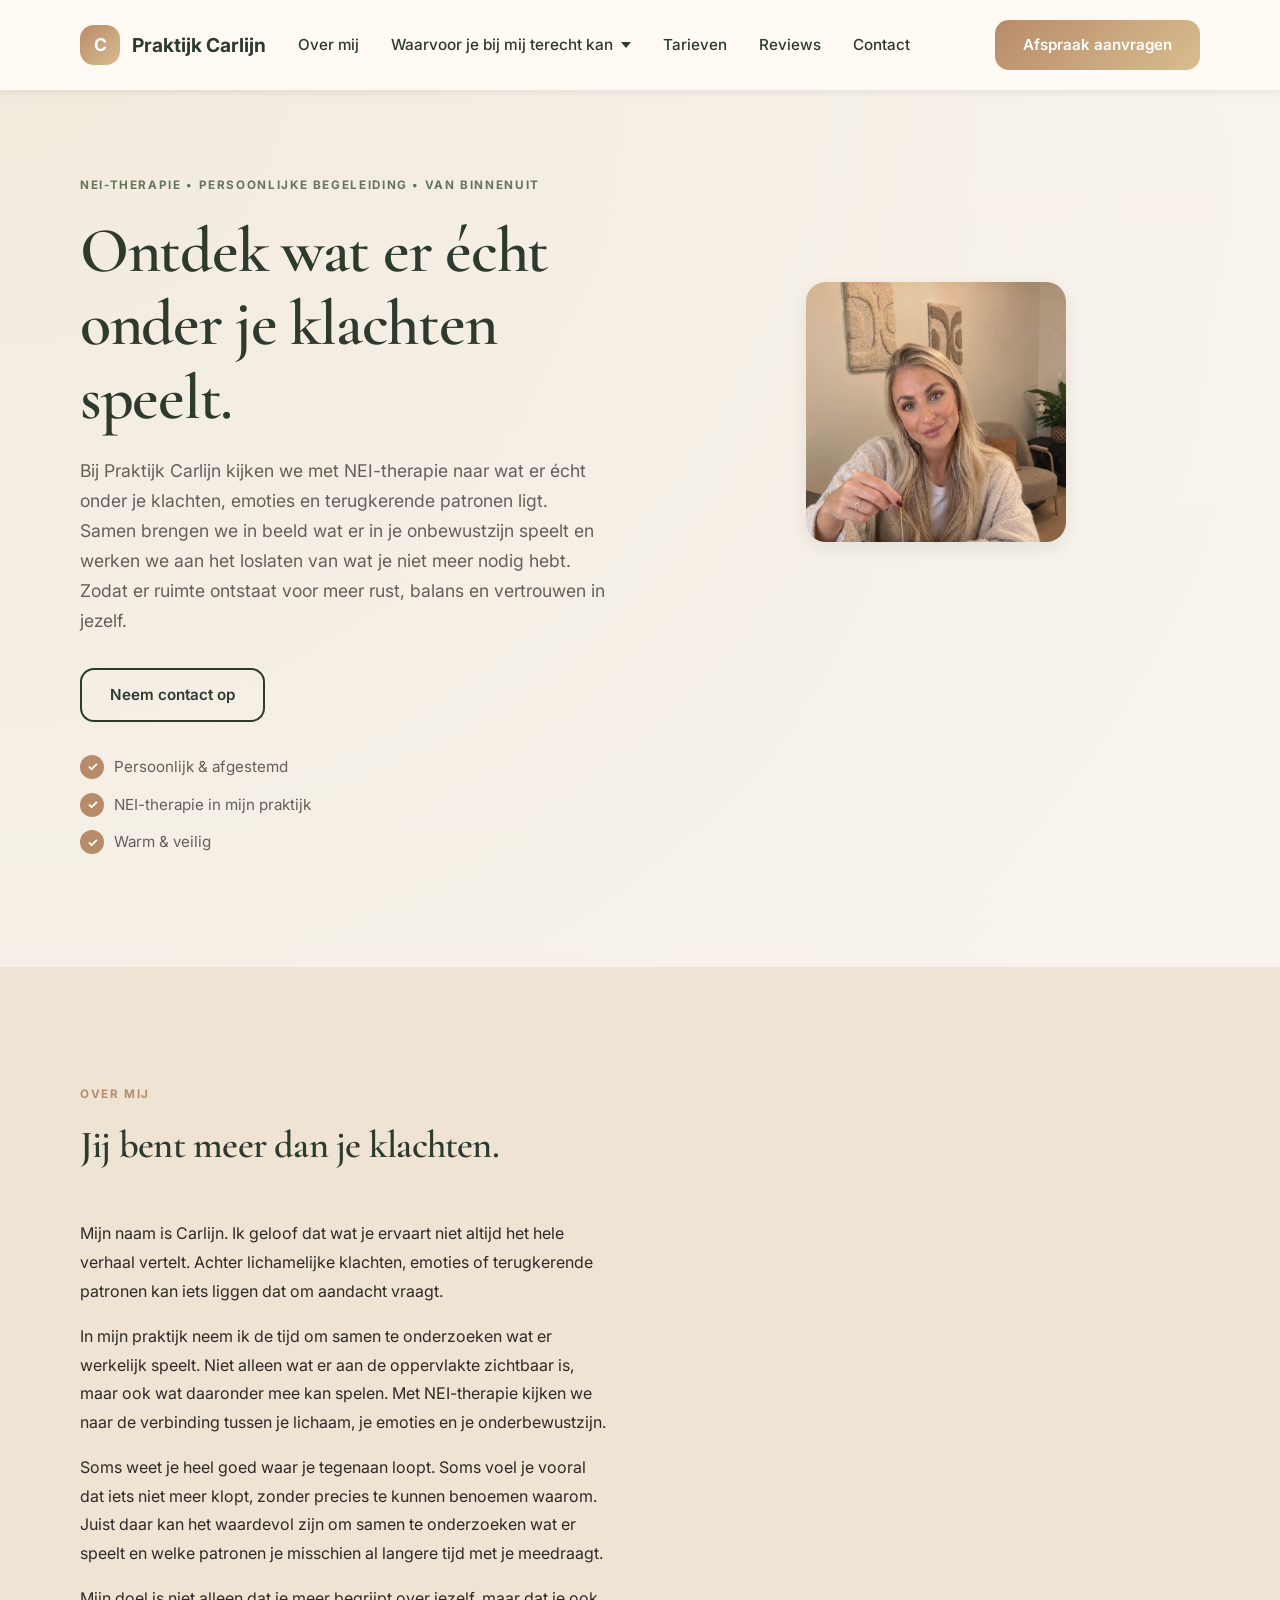
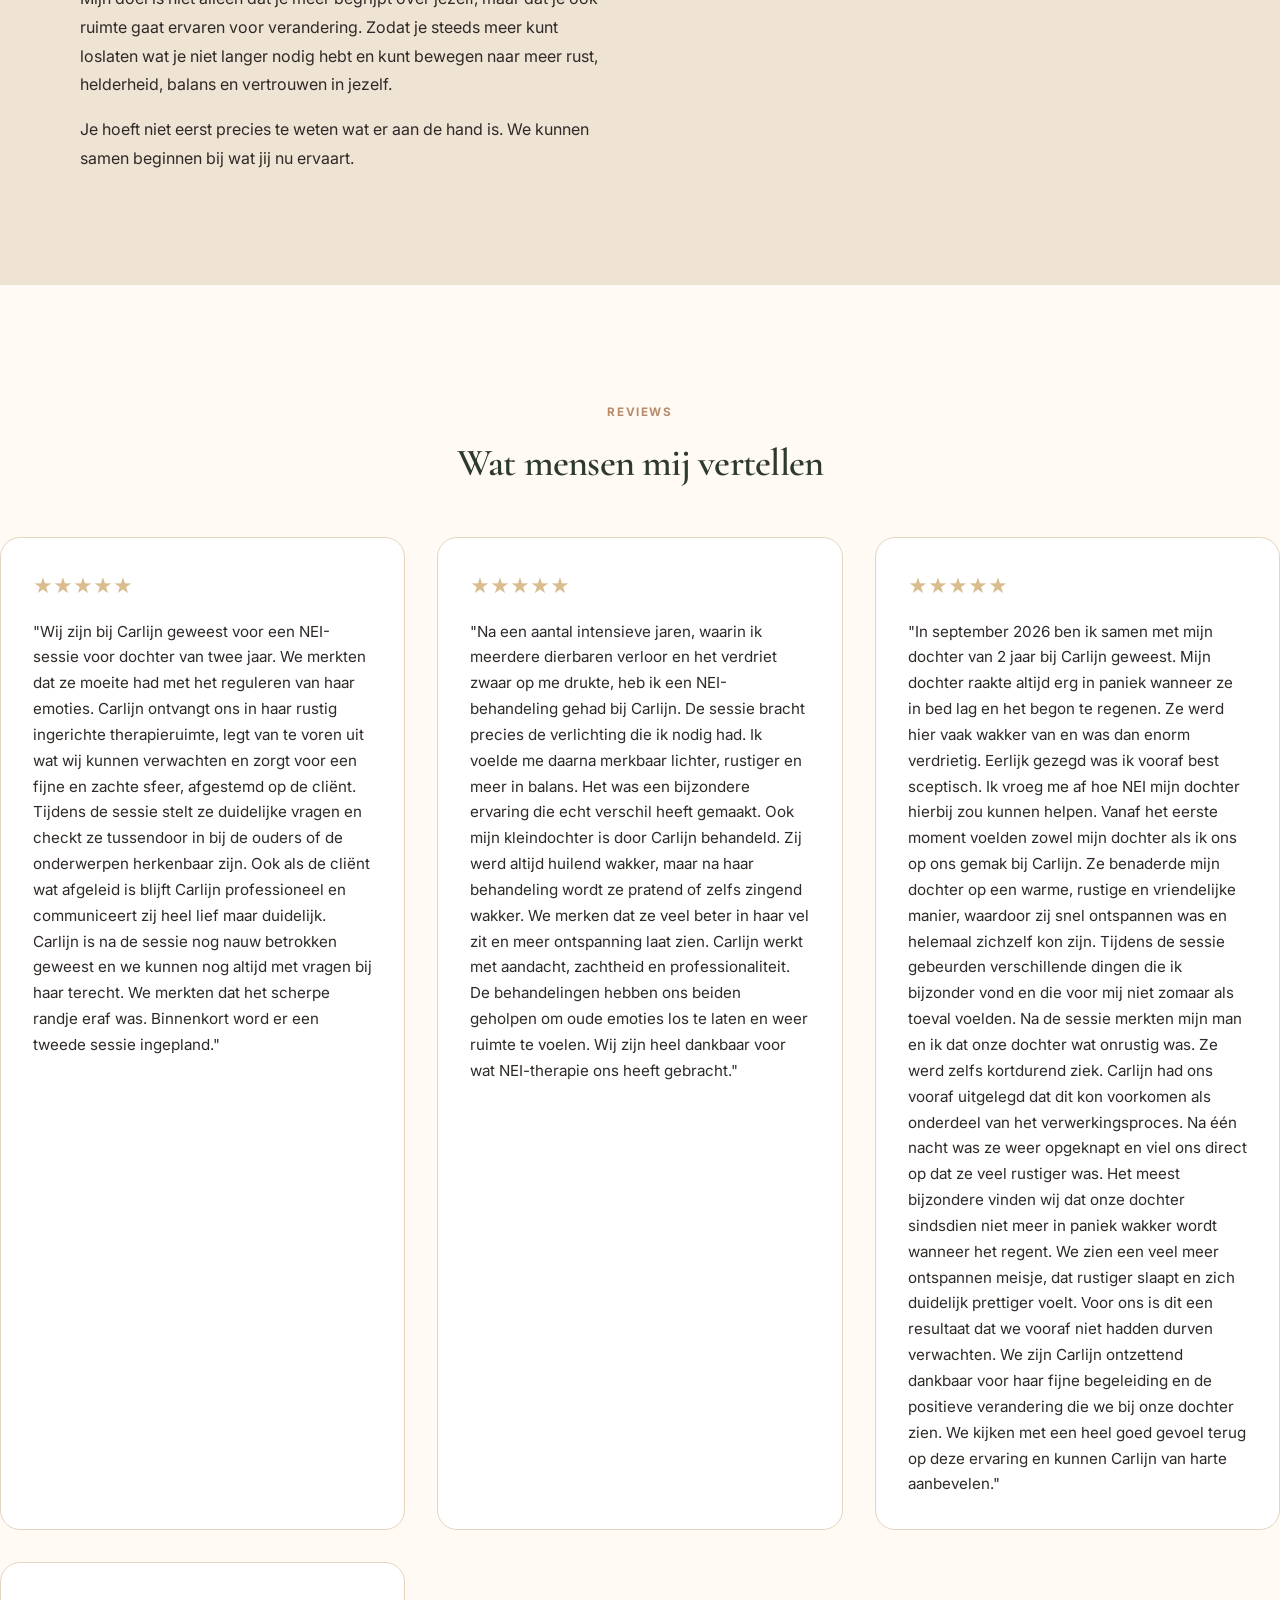
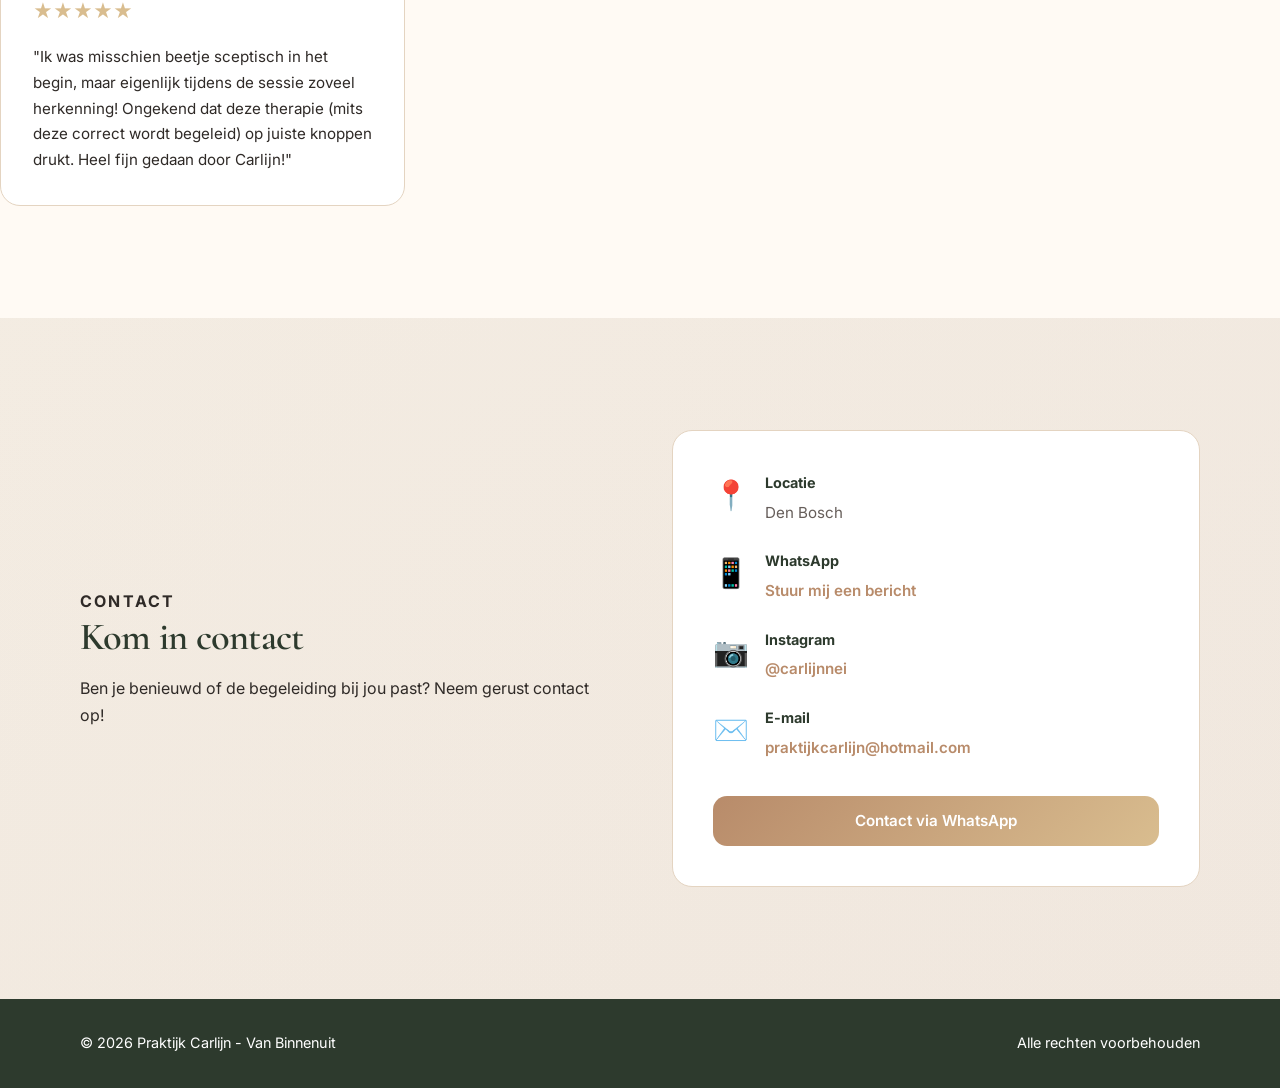
<file: index.html>
<!DOCTYPE html>
<html lang="nl">
<head>
    <meta charset="UTF-8">
    <meta name="viewport" content="width=device-width, initial-scale=1.0">
    <meta name="description" content="Praktijk Carlijn - Van Binnenuit. NEI-therapie in Den Bosch. Warm, persoonlijk en effectief.">
    <title>Praktijk Carlijn - Van Binnenuit | NEI Therapie</title>
    <link rel="preconnect" href="https://fonts.googleapis.com">
    <link rel="preconnect" href="https://fonts.gstatic.com" crossorigin>
    <link href="https://fonts.googleapis.com/css2?family=Inter:wght@400;500;600;700;800&family=Cormorant+Garamond:wght@500;600;700&display=swap" rel="stylesheet">
    <link rel="stylesheet" href="styles.css">
</head>
<body>
    <header class="header">
        <div class="container nav-wrap">
            <a href="index.html" class="brand" aria-label="Praktijk Carlijn home">
                <span class="brand-mark">C</span>
                <span>Praktijk Carlijn</span>
            </a>

            <nav class="nav" id="mainNav" aria-label="Hoofdnavigatie">
                <a href="index.html#over">Over mij</a>
                <div class="nav-dropdown" id="dropdown">
                    <button class="nav-dropdown-toggle">Waarvoor je bij mij terecht kan</button>
                    <div class="dropdown-menu" id="dropdownMenu">
                        <a href="mentale-emotionele.html">Mentale &amp; emotionele klachten</a>
                        <a href="lichamelijke.html">Lichamelijke klachten</a>
                        <a href="familie-patronen.html">Familie &amp; patronen</a>
                        <a href="kinderwens.html">Kinderwens</a>
                        <a href="persoonlijke-ontwikkeling.html">Persoonlijke ontwikkeling</a>
                    </div>
                </div>
                <a href="tarieven.html">Tarieven</a>
                <a href="index.html#reviews">Reviews</a>
                <a href="index.html#contact">Contact</a>
                <a href="index.html#contact" class="btn btn-primary nav-cta">Afspraak aanvragen</a>
            </nav>

            <a href="index.html#contact" class="btn btn-primary nav-btn">Afspraak aanvragen</a>

            <button class="nav-toggle" type="button" aria-label="Menu openen" aria-expanded="false" aria-controls="mainNav">
                <span></span><span></span><span></span>
            </button>
        </div>
    </header>

    <main>
        <section id="home" class="hero">
            <div class="container hero-grid">
                <div class="hero-copy">
                    <p class="eyebrow">NEI-THERAPIE • PERSOONLIJKE BEGELEIDING • VAN BINNENUIT</p>
                    <h1>Ontdek wat er écht onder je klachten speelt.</h1>
                    <p class="lead">Bij Praktijk Carlijn kijken we met NEI-therapie naar wat er écht onder je klachten, emoties en terugkerende patronen ligt. Samen brengen we in beeld wat er in je onbewustzijn speelt en werken we aan het loslaten van wat je niet meer nodig hebt. Zodat er ruimte ontstaat voor meer rust, balans en vertrouwen in jezelf.</p>
                    <div class="hero-actions">
                        <a href="#contact" class="btn btn-secondary">Neem contact op</a>
                    </div>
                    <ul class="hero-points">
                        <li>Persoonlijk &amp; afgestemd</li>
                        <li>NEI-therapie in mijn praktijk</li>
                        <li>Warm &amp; veilig</li>
                    </ul>
                </div>

                <div class="hero-image">
                    <img src="images/carlijn-2.webp" width="1400" height="1332" alt="Carlijn Pieterse - NEI therapeute" class="hero-photo">
                </div>
            </div>
        </section>

        <section id="over" class="section about">
            <div class="container section-head">
                <p class="eyebrow eyebrow-alt">Over mij</p>
                <h2>Jij bent meer dan je klachten.</h2>
            </div>
            <div class="container about-grid">
                <div class="about-copy">
                    <p>Mijn naam is Carlijn. Ik geloof dat wat je ervaart niet altijd het hele verhaal vertelt. Achter lichamelijke klachten, emoties of terugkerende patronen kan iets liggen dat om aandacht vraagt.</p>
                    <p>In mijn praktijk neem ik de tijd om samen te onderzoeken wat er werkelijk speelt. Niet alleen wat er aan de oppervlakte zichtbaar is, maar ook wat daaronder mee kan spelen. Met NEI-therapie kijken we naar de verbinding tussen je lichaam, je emoties en je onderbewustzijn.</p>
                    <p>Soms weet je heel goed waar je tegenaan loopt. Soms voel je vooral dat iets niet meer klopt, zonder precies te kunnen benoemen waarom. Juist daar kan het waardevol zijn om samen te onderzoeken wat er speelt en welke patronen je misschien al langere tijd met je meedraagt.</p>
                    <p>Mijn doel is niet alleen dat je meer begrijpt over jezelf, maar dat je ook ruimte gaat ervaren voor verandering. Zodat je steeds meer kunt loslaten wat je niet langer nodig hebt en kunt bewegen naar meer rust, helderheid, balans en vertrouwen in jezelf.</p>
                    <p>Je hoeft niet eerst precies te weten wat er aan de hand is. We kunnen samen beginnen bij wat jij nu ervaart.</p>
                </div>
            </div>
        </section>

        <section id="reviews" class="section testimonials">
            <div class="container section-head center">
                <p class="eyebrow eyebrow-alt">Reviews</p>
                <h2>Wat mensen mij vertellen</h2>
            </div>
            <div class="container reviews-wrapper">
                <div class="reviews-grid">
                    <article class="card review-card">
                        <div class="stars">★★★★★</div>
                        <p>"Wij zijn bij Carlijn geweest voor een NEI-sessie voor dochter van twee jaar. We merkten dat ze moeite had met het reguleren van haar emoties. Carlijn ontvangt ons in haar rustig ingerichte therapieruimte, legt van te voren uit wat wij kunnen verwachten en zorgt voor een fijne en zachte sfeer, afgestemd op de cliënt. Tijdens de sessie stelt ze duidelijke vragen en checkt ze tussendoor in bij de ouders of de onderwerpen herkenbaar zijn. Ook als de cliënt wat afgeleid is blijft Carlijn professioneel en communiceert zij heel lief maar duidelijk. Carlijn is na de sessie nog nauw betrokken geweest en we kunnen nog altijd met vragen bij haar terecht. We merkten dat het scherpe randje eraf was. Binnenkort word er een tweede sessie ingepland."</p>
                    </article>

                    <article class="card review-card">
                        <div class="stars">★★★★★</div>
                        <p>"Na een aantal intensieve jaren, waarin ik meerdere dierbaren verloor en het verdriet zwaar op me drukte, heb ik een NEI-behandeling gehad bij Carlijn. De sessie bracht precies de verlichting die ik nodig had. Ik voelde me daarna merkbaar lichter, rustiger en meer in balans. Het was een bijzondere ervaring die echt verschil heeft gemaakt.

Ook mijn kleindochter is door Carlijn behandeld. Zij werd altijd huilend wakker, maar na haar behandeling wordt ze pratend of zelfs zingend wakker. We merken dat ze veel beter in haar vel zit en meer ontspanning laat zien.

Carlijn werkt met aandacht, zachtheid en professionaliteit. De behandelingen hebben ons beiden geholpen om oude emoties los te laten en weer ruimte te voelen. Wij zijn heel dankbaar voor wat NEI-therapie ons heeft gebracht."</p>
                    </article>

                    <article class="card review-card">
                        <div class="stars">★★★★★</div>
                        <p>"In september 2026 ben ik samen met mijn dochter van 2 jaar bij Carlijn geweest. Mijn dochter raakte altijd erg in paniek wanneer ze in bed lag en het begon te regenen. Ze werd hier vaak wakker van en was dan enorm verdrietig. Eerlijk gezegd was ik vooraf best sceptisch. Ik vroeg me af hoe NEI mijn dochter hierbij zou kunnen helpen. 

Vanaf het eerste moment voelden zowel mijn dochter als ik ons op ons gemak bij Carlijn. Ze benaderde mijn dochter op een warme, rustige en vriendelijke manier, waardoor zij snel ontspannen was en helemaal zichzelf kon zijn. Tijdens de sessie gebeurden verschillende dingen die ik bijzonder vond en die voor mij niet zomaar als toeval voelden. Na de sessie merkten mijn man en ik dat onze dochter wat onrustig was. Ze werd zelfs kortdurend ziek. Carlijn had ons vooraf uitgelegd dat dit kon voorkomen als onderdeel van het verwerkingsproces. Na één nacht was ze weer opgeknapt en viel ons direct op dat ze veel rustiger was. Het meest bijzondere vinden wij dat onze dochter sindsdien niet meer in paniek wakker wordt wanneer het regent. We zien een veel meer ontspannen meisje, dat rustiger slaapt en zich duidelijk prettiger voelt. Voor ons is dit een resultaat dat we vooraf niet hadden durven verwachten. We zijn Carlijn ontzettend dankbaar voor haar fijne begeleiding en de positieve verandering die we bij onze dochter zien. We kijken met een heel goed gevoel terug op deze ervaring en kunnen Carlijn van harte aanbevelen."</p>
                    </article>

                    <article class="card review-card">
                        <div class="stars">★★★★★</div>
                        <p>"Ik was misschien beetje sceptisch in het begin, maar eigenlijk tijdens de sessie zoveel herkenning! Ongekend dat deze therapie (mits deze correct wordt begeleid) op juiste knoppen drukt. Heel fijn gedaan door Carlijn!"</p>
                    </article>
                </div>
            </div>
        </section>

        <section id="contact" class="section contact">
            <div class="container contact-wrap">
                <div class="contact-copy">
                    <p class="eyebrow eyebrow-alt">Contact</p>
                    <h2>Kom in contact</h2>
                    <p>Ben je benieuwd of de begeleiding bij jou past? Neem gerust contact op!</p>
                </div>
                <div class="contact-card">
                    <div class="contact-item"><span>📍</span><div><strong>Locatie</strong><p>Den Bosch</p></div></div>
                    <div class="contact-item"><span>📱</span><div><strong>WhatsApp</strong><p><a href="https://wa.me/31654681120" target="_blank" rel="noopener noreferrer">Stuur mij een bericht</a></p></div></div>
                    <div class="contact-item"><span>📷</span><div><strong>Instagram</strong><p><a href="https://www.instagram.com/carlijnnei/" target="_blank" rel="noopener noreferrer">@carlijnnei</a></p></div></div>
                    <div class="contact-item"><span>✉️</span><div><strong>E-mail</strong><p><a href="mailto:praktijkcarlijn@hotmail.com">praktijkcarlijn@hotmail.com</a></p></div></div>
                    <div class="contact-cta">
                        <a href="https://wa.me/31654681120" target="_blank" rel="noopener noreferrer" class="btn btn-primary">Contact via WhatsApp</a>
                    </div>
                </div>
            </div>
        </section>
    </main>

    <footer class="footer">
        <div class="container footer-wrap">
            <p>© 2026 Praktijk Carlijn - Van Binnenuit</p>
            <p>Alle rechten voorbehouden</p>
        </div>
    </footer>

    <script src="script.js"></script>
</body>
</html>
</file>
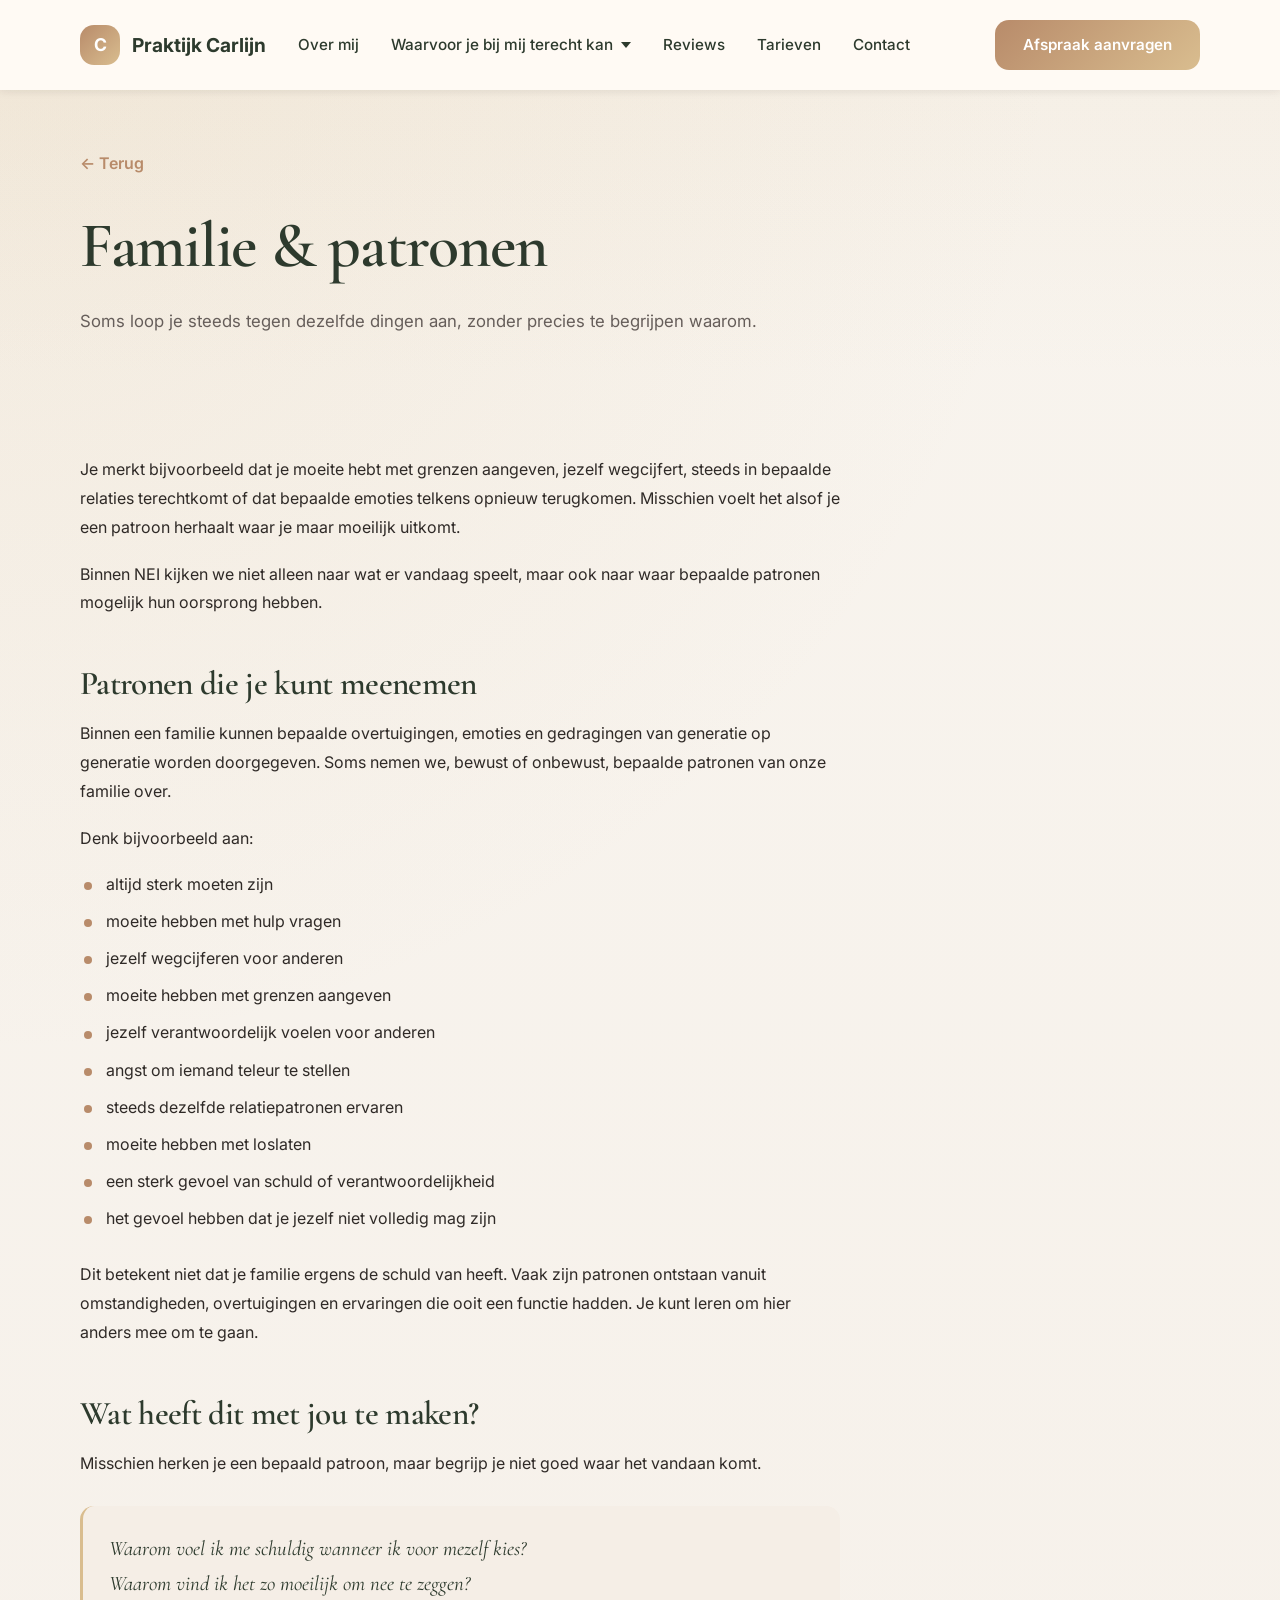
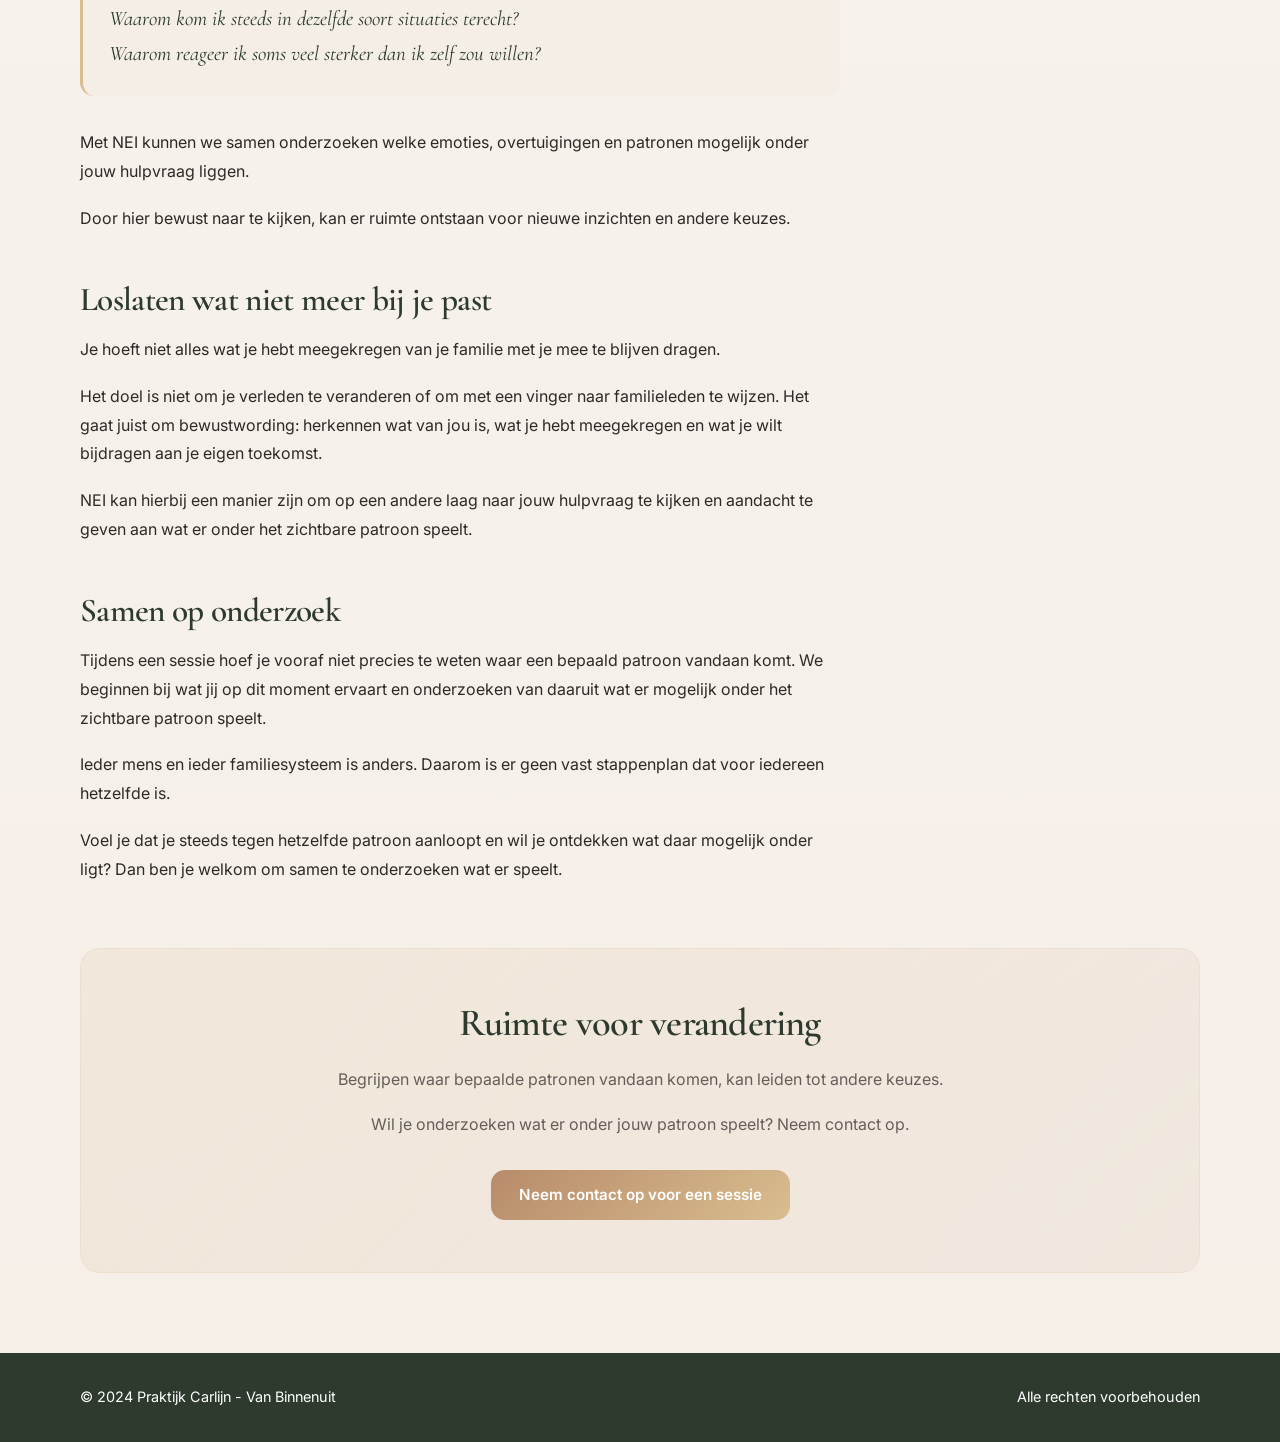
<file: familie-patronen.html>
<!DOCTYPE html>
<html lang="nl">
<head>
    <meta charset="UTF-8">
    <meta name="viewport" content="width=device-width, initial-scale=1.0">
    <meta name="description" content="Familie &amp; patronen - Praktijk Carlijn">
    <title>Familie &amp; Patronen | Praktijk Carlijn</title>
    <link rel="preconnect" href="https://fonts.googleapis.com">
    <link rel="preconnect" href="https://fonts.gstatic.com" crossorigin>
    <link href="https://fonts.googleapis.com/css2?family=Inter:wght@400;500;600;700;800&family=Cormorant+Garamond:wght@500;600;700&display=swap" rel="stylesheet">
    <link rel="stylesheet" href="styles.css">
</head>
<body>
    <header class="header">
        <div class="container nav-wrap">
            <a href="index.html" class="brand" aria-label="Praktijk Carlijn home">
                <span class="brand-mark">C</span>
                <span>Praktijk Carlijn</span>
            </a>
            <nav class="nav" id="mainNav" aria-label="Hoofdnavigatie">
                <a href="index.html#over">Over mij</a>
                <div class="nav-dropdown" id="dropdown">
                    <button class="nav-dropdown-toggle">Waarvoor je bij mij terecht kan</button>
                    <div class="dropdown-menu" id="dropdownMenu">
                        <a href="mentale-emotionele.html">Mentale &amp; emotionele klachten</a>
                        <a href="lichamelijke.html">Lichamelijke klachten</a>
                        <a href="familie-patronen.html">Familie &amp; patronen</a>
                        <a href="kinderwens.html">Kinderwens</a>
                        <a href="persoonlijke-ontwikkeling.html">Persoonlijke ontwikkeling</a>
                    </div>
                </div>
                <a href="index.html#reviews">Reviews</a>
                <a href="tarieven.html">Tarieven</a>
                <a href="index.html#contact">Contact</a>
                <a href="index.html#contact" class="btn btn-primary nav-cta">Afspraak aanvragen</a>
            </nav>
            <a href="index.html#contact" class="btn btn-primary nav-btn">Afspraak aanvragen</a>

            <button class="nav-toggle" type="button" aria-label="Menu openen" aria-expanded="false" aria-controls="mainNav">
                <span></span><span></span><span></span>
            </button>
        </div>
    </header>

    <main>
        <section class="hero-page">
            <div class="container">
                <a href="index.html" class="back-link">← Terug</a>
                <h1>Familie &amp; patronen</h1>
                <p class="lead">Soms loop je steeds tegen dezelfde dingen aan, zonder precies te begrijpen waarom.</p>
            </div>
        </section>

        <section class="section content-page">
            <div class="container">
                <div class="rich-content">
                    <p>Je merkt bijvoorbeeld dat je moeite hebt met grenzen aangeven, jezelf wegcijfert, steeds in bepaalde relaties terechtkomt of dat bepaalde emoties telkens opnieuw terugkomen. Misschien voelt het alsof je een patroon herhaalt waar je maar moeilijk uitkomt.</p>

                    <p>Binnen NEI kijken we niet alleen naar wat er vandaag speelt, maar ook naar waar bepaalde patronen mogelijk hun oorsprong hebben.</p>

                    <h2>Patronen die je kunt meenemen</h2>
                    <p>Binnen een familie kunnen bepaalde overtuigingen, emoties en gedragingen van generatie op generatie worden doorgegeven. Soms nemen we, bewust of onbewust, bepaalde patronen van onze familie over.</p>

                    <p>Denk bijvoorbeeld aan:</p>
                    <ul class="pattern-list">
                        <li>altijd sterk moeten zijn</li>
                        <li>moeite hebben met hulp vragen</li>
                        <li>jezelf wegcijferen voor anderen</li>
                        <li>moeite hebben met grenzen aangeven</li>
                        <li>jezelf verantwoordelijk voelen voor anderen</li>
                        <li>angst om iemand teleur te stellen</li>
                        <li>steeds dezelfde relatiepatronen ervaren</li>
                        <li>moeite hebben met loslaten</li>
                        <li>een sterk gevoel van schuld of verantwoordelijkheid</li>
                        <li>het gevoel hebben dat je jezelf niet volledig mag zijn</li>
                    </ul>

                    <p>Dit betekent niet dat je familie ergens de schuld van heeft. Vaak zijn patronen ontstaan vanuit omstandigheden, overtuigingen en ervaringen die ooit een functie hadden. Je kunt leren om hier anders mee om te gaan.</p>

                    <h2>Wat heeft dit met jou te maken?</h2>
                    <p>Misschien herken je een bepaald patroon, maar begrijp je niet goed waar het vandaan komt.</p>

                    <div class="questions-block">
                        <p><em>Waarom voel ik me schuldig wanneer ik voor mezelf kies?</em></p>
                        <p><em>Waarom vind ik het zo moeilijk om nee te zeggen?</em></p>
                        <p><em>Waarom kom ik steeds in dezelfde soort situaties terecht?</em></p>
                        <p><em>Waarom reageer ik soms veel sterker dan ik zelf zou willen?</em></p>
                    </div>

                    <p>Met NEI kunnen we samen onderzoeken welke emoties, overtuigingen en patronen mogelijk onder jouw hulpvraag liggen.</p>

                    <p>Door hier bewust naar te kijken, kan er ruimte ontstaan voor nieuwe inzichten en andere keuzes.</p>

                    <h2>Loslaten wat niet meer bij je past</h2>
                    <p>Je hoeft niet alles wat je hebt meegekregen van je familie met je mee te blijven dragen.</p>

                    <p>Het doel is niet om je verleden te veranderen of om met een vinger naar familieleden te wijzen. Het gaat juist om bewustwording: herkennen wat van jou is, wat je hebt meegekregen en wat je wilt bijdragen aan je eigen toekomst.</p>

                    <p>NEI kan hierbij een manier zijn om op een andere laag naar jouw hulpvraag te kijken en aandacht te geven aan wat er onder het zichtbare patroon speelt.</p>

                    <h2>Samen op onderzoek</h2>
                    <p>Tijdens een sessie hoef je vooraf niet precies te weten waar een bepaald patroon vandaan komt. We beginnen bij wat jij op dit moment ervaart en onderzoeken van daaruit wat er mogelijk onder het zichtbare patroon speelt.</p>

                    <p>Ieder mens en ieder familiesysteem is anders. Daarom is er geen vast stappenplan dat voor iedereen hetzelfde is.</p>

                    <p>Voel je dat je steeds tegen hetzelfde patroon aanloopt en wil je ontdekken wat daar mogelijk onder ligt? Dan ben je welkom om samen te onderzoeken wat er speelt.</p>
                </div>

                <div class="cta-section">
                    <h2>Ruimte voor verandering</h2>
                    <p>Begrijpen waar bepaalde patronen vandaan komen, kan leiden tot andere keuzes.</p>
                    <p>Wil je onderzoeken wat er onder jouw patroon speelt? Neem contact op.</p>
                    <a href="index.html#contact" class="btn btn-primary">Neem contact op voor een sessie</a>
                </div>
            </div>
        </section>
    </main>

    <footer class="footer">
        <div class="container footer-wrap">
            <p>© 2024 Praktijk Carlijn - Van Binnenuit</p>
            <p>Alle rechten voorbehouden</p>
        </div>
    </footer>

    <script src="script.js"></script>
</body>
</html>
</file>
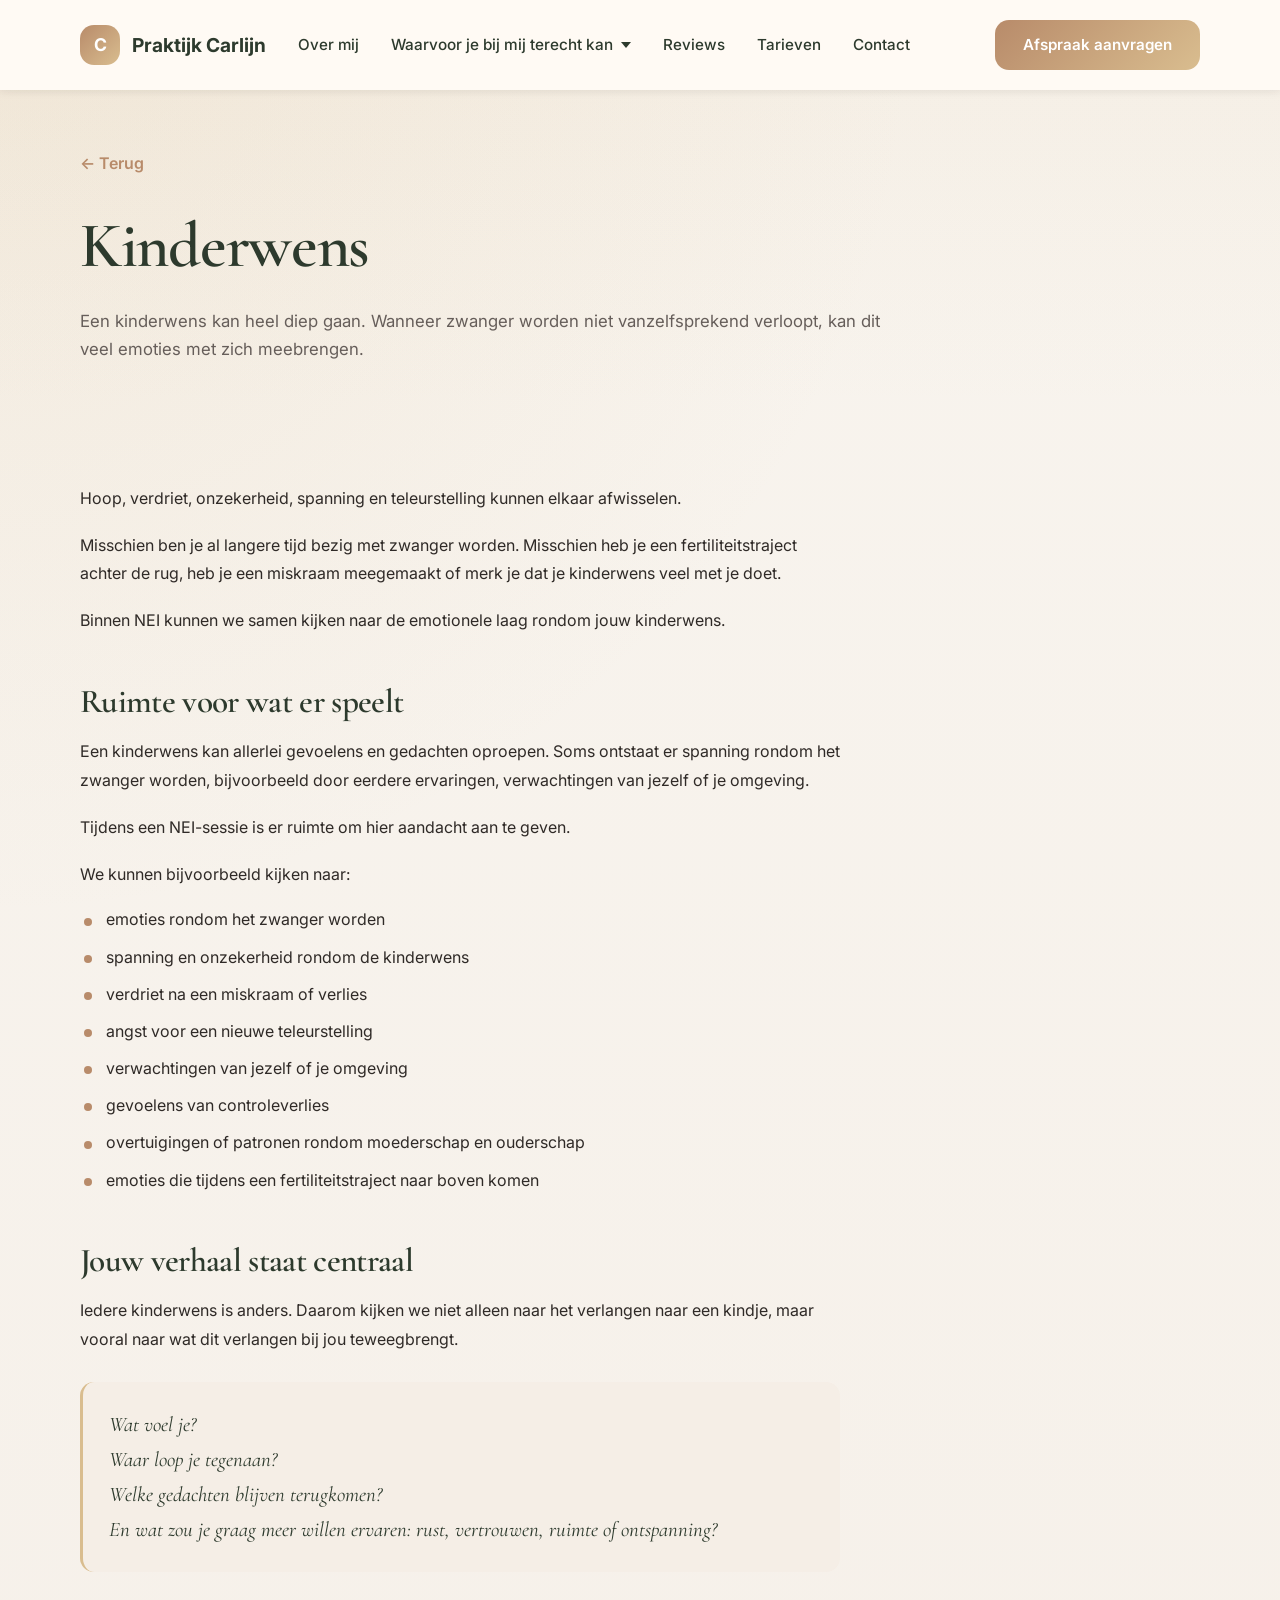
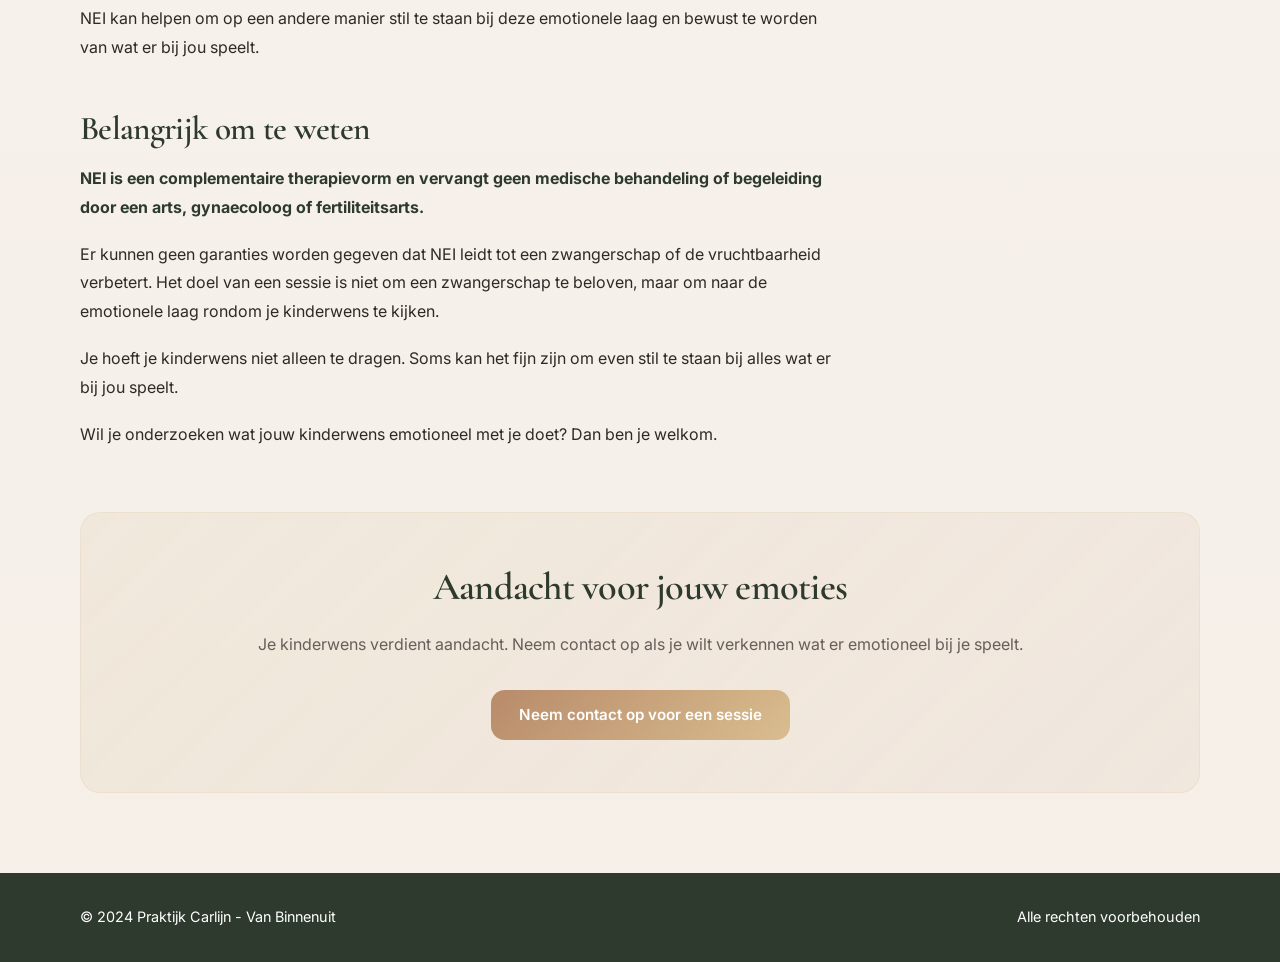
<file: kinderwens.html>
<!DOCTYPE html>
<html lang="nl">
<head>
    <meta charset="UTF-8">
    <meta name="viewport" content="width=device-width, initial-scale=1.0">
    <meta name="description" content="Kinderwens - Praktijk Carlijn">
    <title>Kinderwens | Praktijk Carlijn</title>
    <link rel="preconnect" href="https://fonts.googleapis.com">
    <link rel="preconnect" href="https://fonts.gstatic.com" crossorigin>
    <link href="https://fonts.googleapis.com/css2?family=Inter:wght@400;500;600;700;800&family=Cormorant+Garamond:wght@500;600;700&display=swap" rel="stylesheet">
    <link rel="stylesheet" href="styles.css">
</head>
<body>
    <header class="header">
        <div class="container nav-wrap">
            <a href="index.html" class="brand" aria-label="Praktijk Carlijn home">
                <span class="brand-mark">C</span>
                <span>Praktijk Carlijn</span>
            </a>
            <nav class="nav" id="mainNav" aria-label="Hoofdnavigatie">
                <a href="index.html#over">Over mij</a>
                <div class="nav-dropdown" id="dropdown">
                    <button class="nav-dropdown-toggle">Waarvoor je bij mij terecht kan</button>
                    <div class="dropdown-menu" id="dropdownMenu">
                        <a href="mentale-emotionele.html">Mentale &amp; emotionele klachten</a>
                        <a href="lichamelijke.html">Lichamelijke klachten</a>
                        <a href="familie-patronen.html">Familie &amp; patronen</a>
                        <a href="kinderwens.html">Kinderwens</a>
                        <a href="persoonlijke-ontwikkeling.html">Persoonlijke ontwikkeling</a>
                    </div>
                </div>
                <a href="index.html#reviews">Reviews</a>
                <a href="tarieven.html">Tarieven</a>
                <a href="index.html#contact">Contact</a>
                <a href="index.html#contact" class="btn btn-primary nav-cta">Afspraak aanvragen</a>
            </nav>
            <a href="index.html#contact" class="btn btn-primary nav-btn">Afspraak aanvragen</a>

            <button class="nav-toggle" type="button" aria-label="Menu openen" aria-expanded="false" aria-controls="mainNav">
                <span></span><span></span><span></span>
            </button>
        </div>
    </header>

    <main>
        <section class="hero-page">
            <div class="container">
                <a href="index.html" class="back-link">← Terug</a>
                <h1>Kinderwens</h1>
                <p class="lead">Een kinderwens kan heel diep gaan. Wanneer zwanger worden niet vanzelfsprekend verloopt, kan dit veel emoties met zich meebrengen.</p>
            </div>
        </section>

        <section class="section content-page">
            <div class="container">
                <div class="rich-content">
                    <p>Hoop, verdriet, onzekerheid, spanning en teleurstelling kunnen elkaar afwisselen.</p>

                    <p>Misschien ben je al langere tijd bezig met zwanger worden. Misschien heb je een fertiliteitstraject achter de rug, heb je een miskraam meegemaakt of merk je dat je kinderwens veel met je doet.</p>

                    <p>Binnen NEI kunnen we samen kijken naar de emotionele laag rondom jouw kinderwens.</p>

                    <h2>Ruimte voor wat er speelt</h2>
                    <p>Een kinderwens kan allerlei gevoelens en gedachten oproepen. Soms ontstaat er spanning rondom het zwanger worden, bijvoorbeeld door eerdere ervaringen, verwachtingen van jezelf of je omgeving.</p>

                    <p>Tijdens een NEI-sessie is er ruimte om hier aandacht aan te geven.</p>

                    <p>We kunnen bijvoorbeeld kijken naar:</p>
                    <ul class="pattern-list">
                        <li>emoties rondom het zwanger worden</li>
                        <li>spanning en onzekerheid rondom de kinderwens</li>
                        <li>verdriet na een miskraam of verlies</li>
                        <li>angst voor een nieuwe teleurstelling</li>
                        <li>verwachtingen van jezelf of je omgeving</li>
                        <li>gevoelens van controleverlies</li>
                        <li>overtuigingen of patronen rondom moederschap en ouderschap</li>
                        <li>emoties die tijdens een fertiliteitstraject naar boven komen</li>
                    </ul>

                    <h2>Jouw verhaal staat centraal</h2>
                    <p>Iedere kinderwens is anders. Daarom kijken we niet alleen naar het verlangen naar een kindje, maar vooral naar wat dit verlangen bij jou teweegbrengt.</p>

                    <div class="questions-block">
                        <p><em>Wat voel je?</em></p>
                        <p><em>Waar loop je tegenaan?</em></p>
                        <p><em>Welke gedachten blijven terugkomen?</em></p>
                        <p><em>En wat zou je graag meer willen ervaren: rust, vertrouwen, ruimte of ontspanning?</em></p>
                    </div>

                    <p>NEI kan helpen om op een andere manier stil te staan bij deze emotionele laag en bewust te worden van wat er bij jou speelt.</p>

                    <h2>Belangrijk om te weten</h2>
                    <p><strong>NEI is een complementaire therapievorm en vervangt geen medische behandeling of begeleiding door een arts, gynaecoloog of fertiliteitsarts.</strong></p>

                    <p>Er kunnen geen garanties worden gegeven dat NEI leidt tot een zwangerschap of de vruchtbaarheid verbetert. Het doel van een sessie is niet om een zwangerschap te beloven, maar om naar de emotionele laag rondom je kinderwens te kijken.</p>

                    <p>Je hoeft je kinderwens niet alleen te dragen. Soms kan het fijn zijn om even stil te staan bij alles wat er bij jou speelt.</p>

                    <p>Wil je onderzoeken wat jouw kinderwens emotioneel met je doet? Dan ben je welkom.</p>
                </div>

                <div class="cta-section">
                    <h2>Aandacht voor jouw emoties</h2>
                    <p>Je kinderwens verdient aandacht. Neem contact op als je wilt verkennen wat er emotioneel bij je speelt.</p>
                    <a href="index.html#contact" class="btn btn-primary">Neem contact op voor een sessie</a>
                </div>
            </div>
        </section>
    </main>

    <footer class="footer">
        <div class="container footer-wrap">
            <p>© 2024 Praktijk Carlijn - Van Binnenuit</p>
            <p>Alle rechten voorbehouden</p>
        </div>
    </footer>

    <script src="script.js"></script>
</body>
</html>
</file>
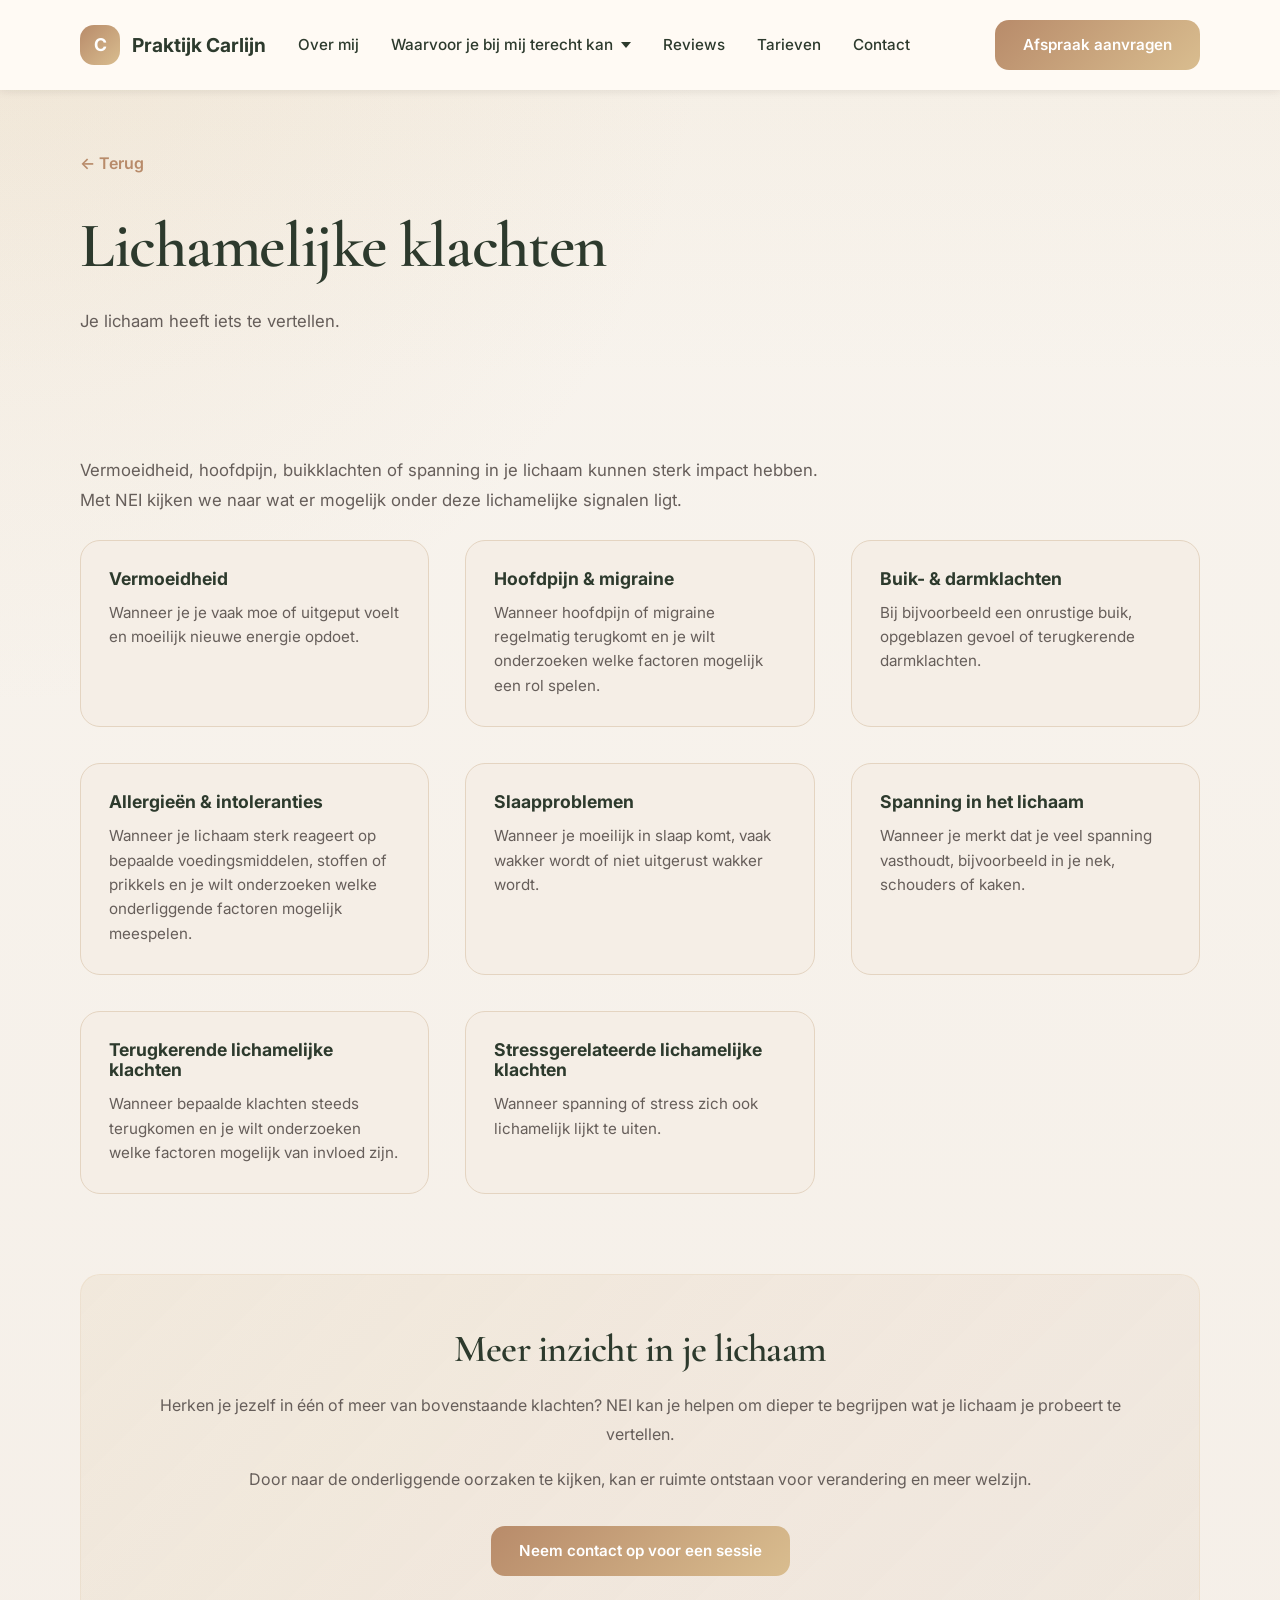
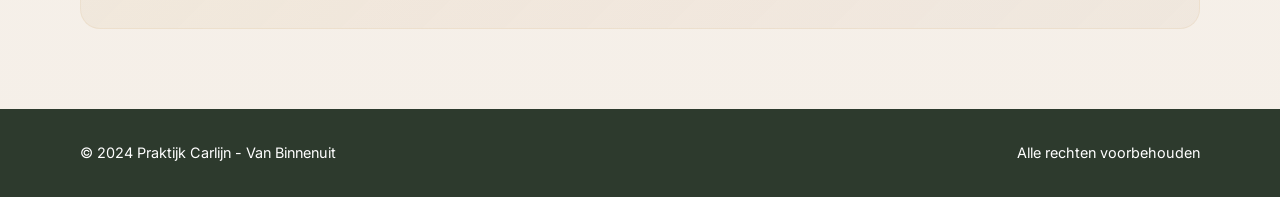
<file: lichamelijke.html>
<!DOCTYPE html>
<html lang="nl">
<head>
    <meta charset="UTF-8">
    <meta name="viewport" content="width=device-width, initial-scale=1.0">
    <meta name="description" content="Lichamelijke klachten - Praktijk Carlijn">
    <title>Lichamelijke Klachten | Praktijk Carlijn</title>
    <link rel="preconnect" href="https://fonts.googleapis.com">
    <link rel="preconnect" href="https://fonts.gstatic.com" crossorigin>
    <link href="https://fonts.googleapis.com/css2?family=Inter:wght@400;500;600;700;800&family=Cormorant+Garamond:wght@500;600;700&display=swap" rel="stylesheet">
    <link rel="stylesheet" href="styles.css">
</head>
<body>
    <header class="header">
        <div class="container nav-wrap">
            <a href="index.html" class="brand" aria-label="Praktijk Carlijn home">
                <span class="brand-mark">C</span>
                <span>Praktijk Carlijn</span>
            </a>
            <nav class="nav" id="mainNav" aria-label="Hoofdnavigatie">
                <a href="index.html#over">Over mij</a>
                <div class="nav-dropdown" id="dropdown">
                    <button class="nav-dropdown-toggle">Waarvoor je bij mij terecht kan</button>
                    <div class="dropdown-menu" id="dropdownMenu">
                        <a href="mentale-emotionele.html">Mentale &amp; emotionele klachten</a>
                        <a href="lichamelijke.html">Lichamelijke klachten</a>
                        <a href="familie-patronen.html">Familie &amp; patronen</a>
                        <a href="kinderwens.html">Kinderwens</a>
                        <a href="persoonlijke-ontwikkeling.html">Persoonlijke ontwikkeling</a>
                    </div>
                </div>
                <a href="index.html#reviews">Reviews</a>
                <a href="tarieven.html">Tarieven</a>
                <a href="index.html#contact">Contact</a>
                <a href="index.html#contact" class="btn btn-primary nav-cta">Afspraak aanvragen</a>
            </nav>
            <a href="index.html#contact" class="btn btn-primary nav-btn">Afspraak aanvragen</a>

            <button class="nav-toggle" type="button" aria-label="Menu openen" aria-expanded="false" aria-controls="mainNav">
                <span></span><span></span><span></span>
            </button>
        </div>
    </header>

    <main>
        <section class="hero-page">
            <div class="container">
                <a href="index.html" class="back-link">← Terug</a>
                <h1>Lichamelijke klachten</h1>
                <p class="lead">Je lichaam heeft iets te vertellen.</p>
            </div>
        </section>

        <section class="section content-page">
            <div class="container">
                <div class="intro-text">
                    <p>Vermoeidheid, hoofdpijn, buikklachten of spanning in je lichaam kunnen sterk impact hebben. Met NEI kijken we naar wat er mogelijk onder deze lichamelijke signalen ligt.</p>
                </div>

                <div class="topics-list">
                    <div class="topic-item">
                        <h3>Vermoeidheid</h3>
                        <p>Wanneer je je vaak moe of uitgeput voelt en moeilijk nieuwe energie opdoet.</p>
                    </div>

                    <div class="topic-item">
                        <h3>Hoofdpijn &amp; migraine</h3>
                        <p>Wanneer hoofdpijn of migraine regelmatig terugkomt en je wilt onderzoeken welke factoren mogelijk een rol spelen.</p>
                    </div>

                    <div class="topic-item">
                        <h3>Buik- &amp; darmklachten</h3>
                        <p>Bij bijvoorbeeld een onrustige buik, opgeblazen gevoel of terugkerende darmklachten.</p>
                    </div>

                    <div class="topic-item">
                        <h3>Allergieën &amp; intoleranties</h3>
                        <p>Wanneer je lichaam sterk reageert op bepaalde voedingsmiddelen, stoffen of prikkels en je wilt onderzoeken welke onderliggende factoren mogelijk meespelen.</p>
                    </div>

                    <div class="topic-item">
                        <h3>Slaapproblemen</h3>
                        <p>Wanneer je moeilijk in slaap komt, vaak wakker wordt of niet uitgerust wakker wordt.</p>
                    </div>

                    <div class="topic-item">
                        <h3>Spanning in het lichaam</h3>
                        <p>Wanneer je merkt dat je veel spanning vasthoudt, bijvoorbeeld in je nek, schouders of kaken.</p>
                    </div>

                    <div class="topic-item">
                        <h3>Terugkerende lichamelijke klachten</h3>
                        <p>Wanneer bepaalde klachten steeds terugkomen en je wilt onderzoeken welke factoren mogelijk van invloed zijn.</p>
                    </div>

                    <div class="topic-item">
                        <h3>Stressgerelateerde lichamelijke klachten</h3>
                        <p>Wanneer spanning of stress zich ook lichamelijk lijkt te uiten.</p>
                    </div>
                </div>

                <div class="cta-section">
                    <h2>Meer inzicht in je lichaam</h2>
                    <p>Herken je jezelf in één of meer van bovenstaande klachten? NEI kan je helpen om dieper te begrijpen wat je lichaam je probeert te vertellen.</p>
                    <p>Door naar de onderliggende oorzaken te kijken, kan er ruimte ontstaan voor verandering en meer welzijn.</p>
                    <a href="index.html#contact" class="btn btn-primary">Neem contact op voor een sessie</a>
                </div>
            </div>
        </section>
    </main>

    <footer class="footer">
        <div class="container footer-wrap">
            <p>© 2024 Praktijk Carlijn - Van Binnenuit</p>
            <p>Alle rechten voorbehouden</p>
        </div>
    </footer>

    <script src="script.js"></script>
</body>
</html>
</file>
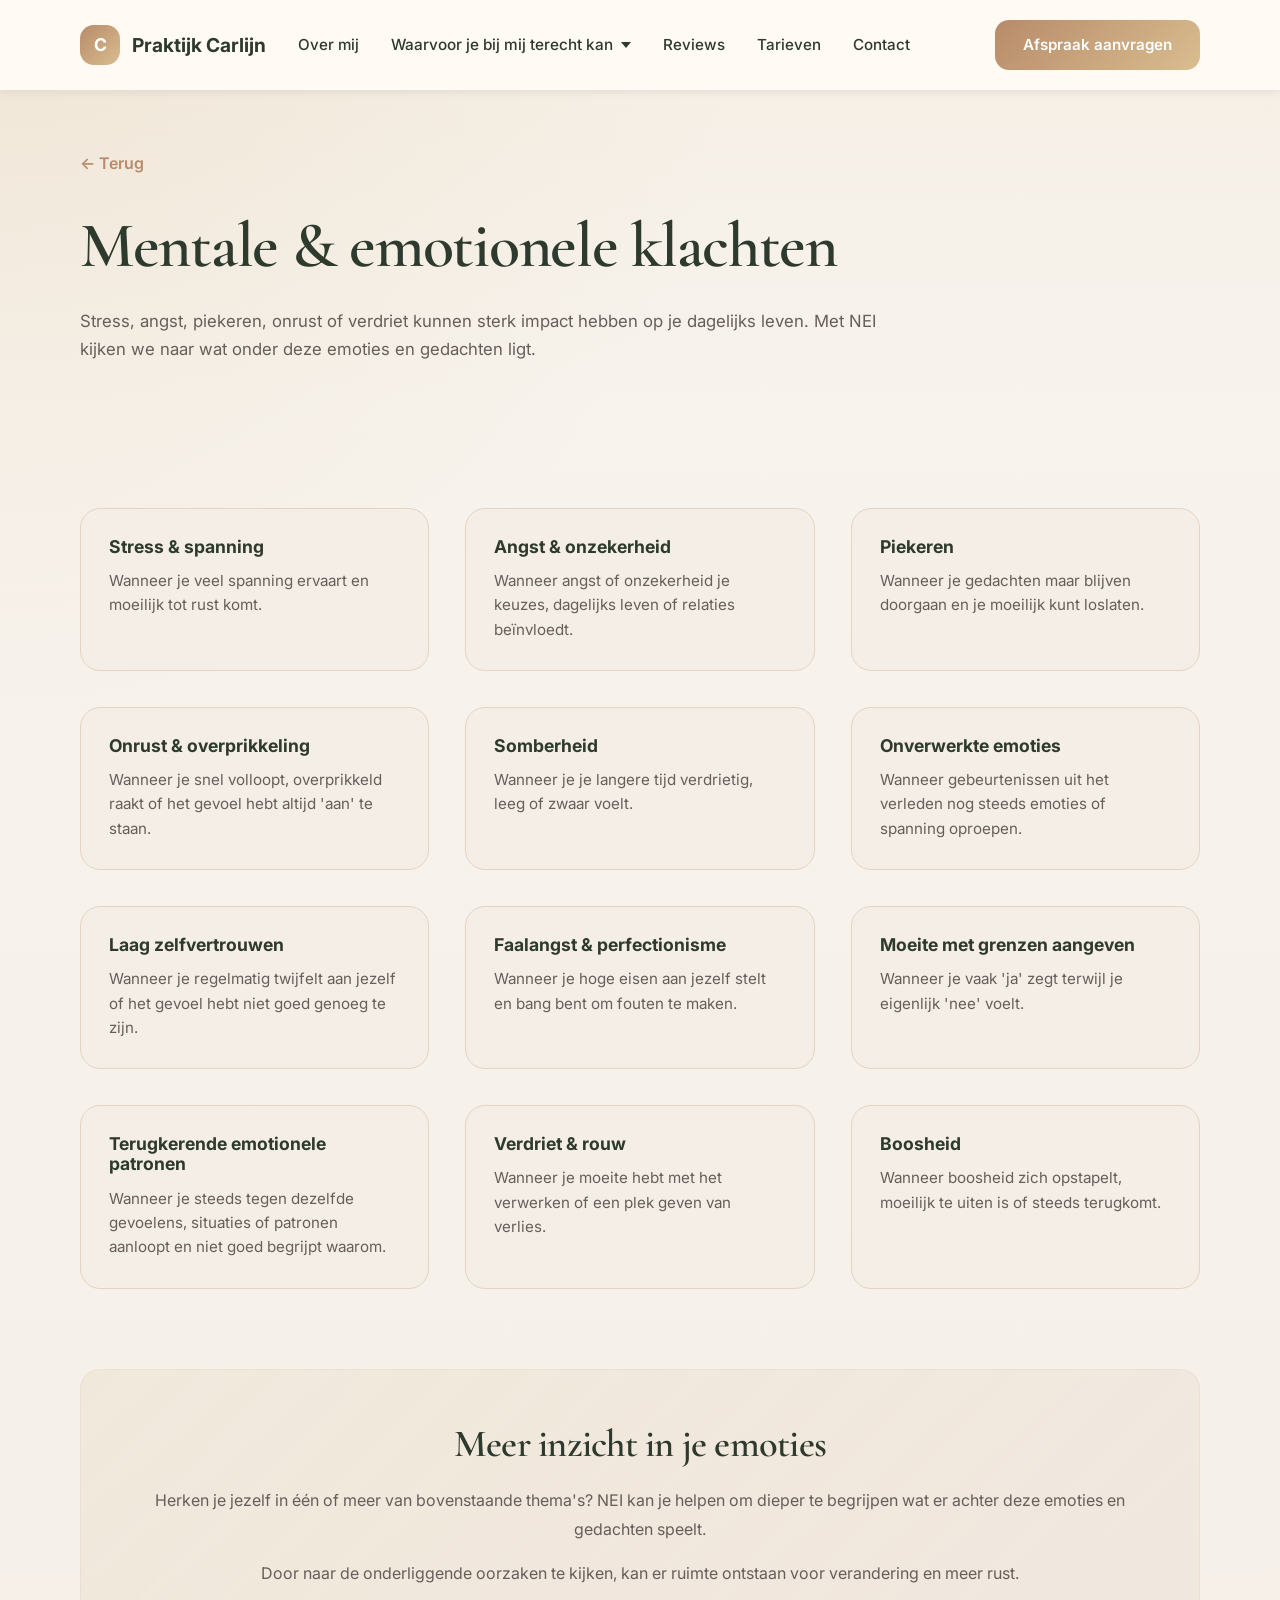
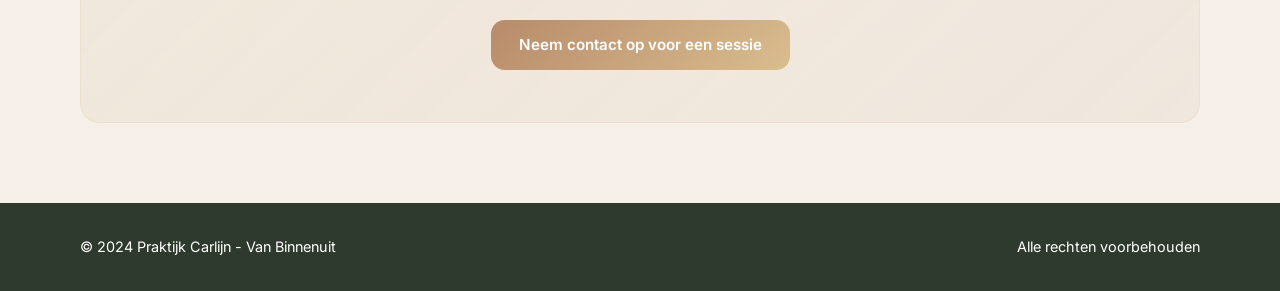
<file: mentale-emotionele.html>
<!DOCTYPE html>
<html lang="nl">
<head>
    <meta charset="UTF-8">
    <meta name="viewport" content="width=device-width, initial-scale=1.0">
    <meta name="description" content="Mentale & emotionele klachten - Praktijk Carlijn">
    <title>Mentale & Emotionele Klachten | Praktijk Carlijn</title>
    <link rel="preconnect" href="https://fonts.googleapis.com">
    <link rel="preconnect" href="https://fonts.gstatic.com" crossorigin>
    <link href="https://fonts.googleapis.com/css2?family=Inter:wght@400;500;600;700;800&family=Cormorant+Garamond:wght@500;600;700&display=swap" rel="stylesheet">
    <link rel="stylesheet" href="styles.css">
</head>
<body>
    <header class="header">
        <div class="container nav-wrap">
            <a href="index.html" class="brand" aria-label="Praktijk Carlijn home">
                <span class="brand-mark">C</span>
                <span>Praktijk Carlijn</span>
            </a>
            <nav class="nav" id="mainNav" aria-label="Hoofdnavigatie">
                <a href="index.html#over">Over mij</a>
                <div class="nav-dropdown" id="dropdown">
                    <button class="nav-dropdown-toggle">Waarvoor je bij mij terecht kan</button>
                    <div class="dropdown-menu" id="dropdownMenu">
                        <a href="mentale-emotionele.html">Mentale & emotionele klachten</a>
                        <a href="lichamelijke.html">Lichamelijke klachten</a>
                        <a href="familie-patronen.html">Familie & patronen</a>
                        <a href="kinderwens.html">Kinderwens</a>
                        <a href="persoonlijke-ontwikkeling.html">Persoonlijke ontwikkeling</a>
                    </div>
                </div>
                <a href="index.html#reviews">Reviews</a>
                <a href="tarieven.html">Tarieven</a>
                <a href="index.html#contact">Contact</a>
                <a href="index.html#contact" class="btn btn-primary nav-cta">Afspraak aanvragen</a>
            </nav>
            <a href="index.html#contact" class="btn btn-primary nav-btn">Afspraak aanvragen</a>

            <button class="nav-toggle" type="button" aria-label="Menu openen" aria-expanded="false" aria-controls="mainNav">
                <span></span><span></span><span></span>
            </button>
        </div>
    </header>

    <main>
        <section class="hero-page">
            <div class="container">
                <a href="index.html" class="back-link">← Terug</a>
                <h1>Mentale & emotionele klachten</h1>
                <p class="lead">Stress, angst, piekeren, onrust of verdriet kunnen sterk impact hebben op je dagelijks leven. Met NEI kijken we naar wat onder deze emoties en gedachten ligt.</p>
            </div>
        </section>

        <section class="section content-page">
            <div class="container">
                <div class="topics-list">
                    <div class="topic-item">
                        <h3>Stress & spanning</h3>
                        <p>Wanneer je veel spanning ervaart en moeilijk tot rust komt.</p>
                    </div>

                    <div class="topic-item">
                        <h3>Angst & onzekerheid</h3>
                        <p>Wanneer angst of onzekerheid je keuzes, dagelijks leven of relaties beïnvloedt.</p>
                    </div>

                    <div class="topic-item">
                        <h3>Piekeren</h3>
                        <p>Wanneer je gedachten maar blijven doorgaan en je moeilijk kunt loslaten.</p>
                    </div>

                    <div class="topic-item">
                        <h3>Onrust & overprikkeling</h3>
                        <p>Wanneer je snel volloopt, overprikkeld raakt of het gevoel hebt altijd 'aan' te staan.</p>
                    </div>

                    <div class="topic-item">
                        <h3>Somberheid</h3>
                        <p>Wanneer je je langere tijd verdrietig, leeg of zwaar voelt.</p>
                    </div>

                    <div class="topic-item">
                        <h3>Onverwerkte emoties</h3>
                        <p>Wanneer gebeurtenissen uit het verleden nog steeds emoties of spanning oproepen.</p>
                    </div>

                    <div class="topic-item">
                        <h3>Laag zelfvertrouwen</h3>
                        <p>Wanneer je regelmatig twijfelt aan jezelf of het gevoel hebt niet goed genoeg te zijn.</p>
                    </div>

                    <div class="topic-item">
                        <h3>Faalangst & perfectionisme</h3>
                        <p>Wanneer je hoge eisen aan jezelf stelt en bang bent om fouten te maken.</p>
                    </div>

                    <div class="topic-item">
                        <h3>Moeite met grenzen aangeven</h3>
                        <p>Wanneer je vaak 'ja' zegt terwijl je eigenlijk 'nee' voelt.</p>
                    </div>

                    <div class="topic-item">
                        <h3>Terugkerende emotionele patronen</h3>
                        <p>Wanneer je steeds tegen dezelfde gevoelens, situaties of patronen aanloopt en niet goed begrijpt waarom.</p>
                    </div>

                    <div class="topic-item">
                        <h3>Verdriet & rouw</h3>
                        <p>Wanneer je moeite hebt met het verwerken of een plek geven van verlies.</p>
                    </div>

                    <div class="topic-item">
                        <h3>Boosheid</h3>
                        <p>Wanneer boosheid zich opstapelt, moeilijk te uiten is of steeds terugkomt.</p>
                    </div>
                </div>

                <div class="cta-section">
                    <h2>Meer inzicht in je emoties</h2>
                    <p>Herken je jezelf in één of meer van bovenstaande thema's? NEI kan je helpen om dieper te begrijpen wat er achter deze emoties en gedachten speelt.</p>
                    <p>Door naar de onderliggende oorzaken te kijken, kan er ruimte ontstaan voor verandering en meer rust.</p>
                    <a href="index.html#contact" class="btn btn-primary">Neem contact op voor een sessie</a>
                </div>
            </div>
        </section>
    </main>

    <footer class="footer">
        <div class="container footer-wrap">
            <p>© 2024 Praktijk Carlijn - Van Binnenuit</p>
            <p>Alle rechten voorbehouden</p>
        </div>
    </footer>

    <script src="script.js"></script>
</body>
</html>
</file>
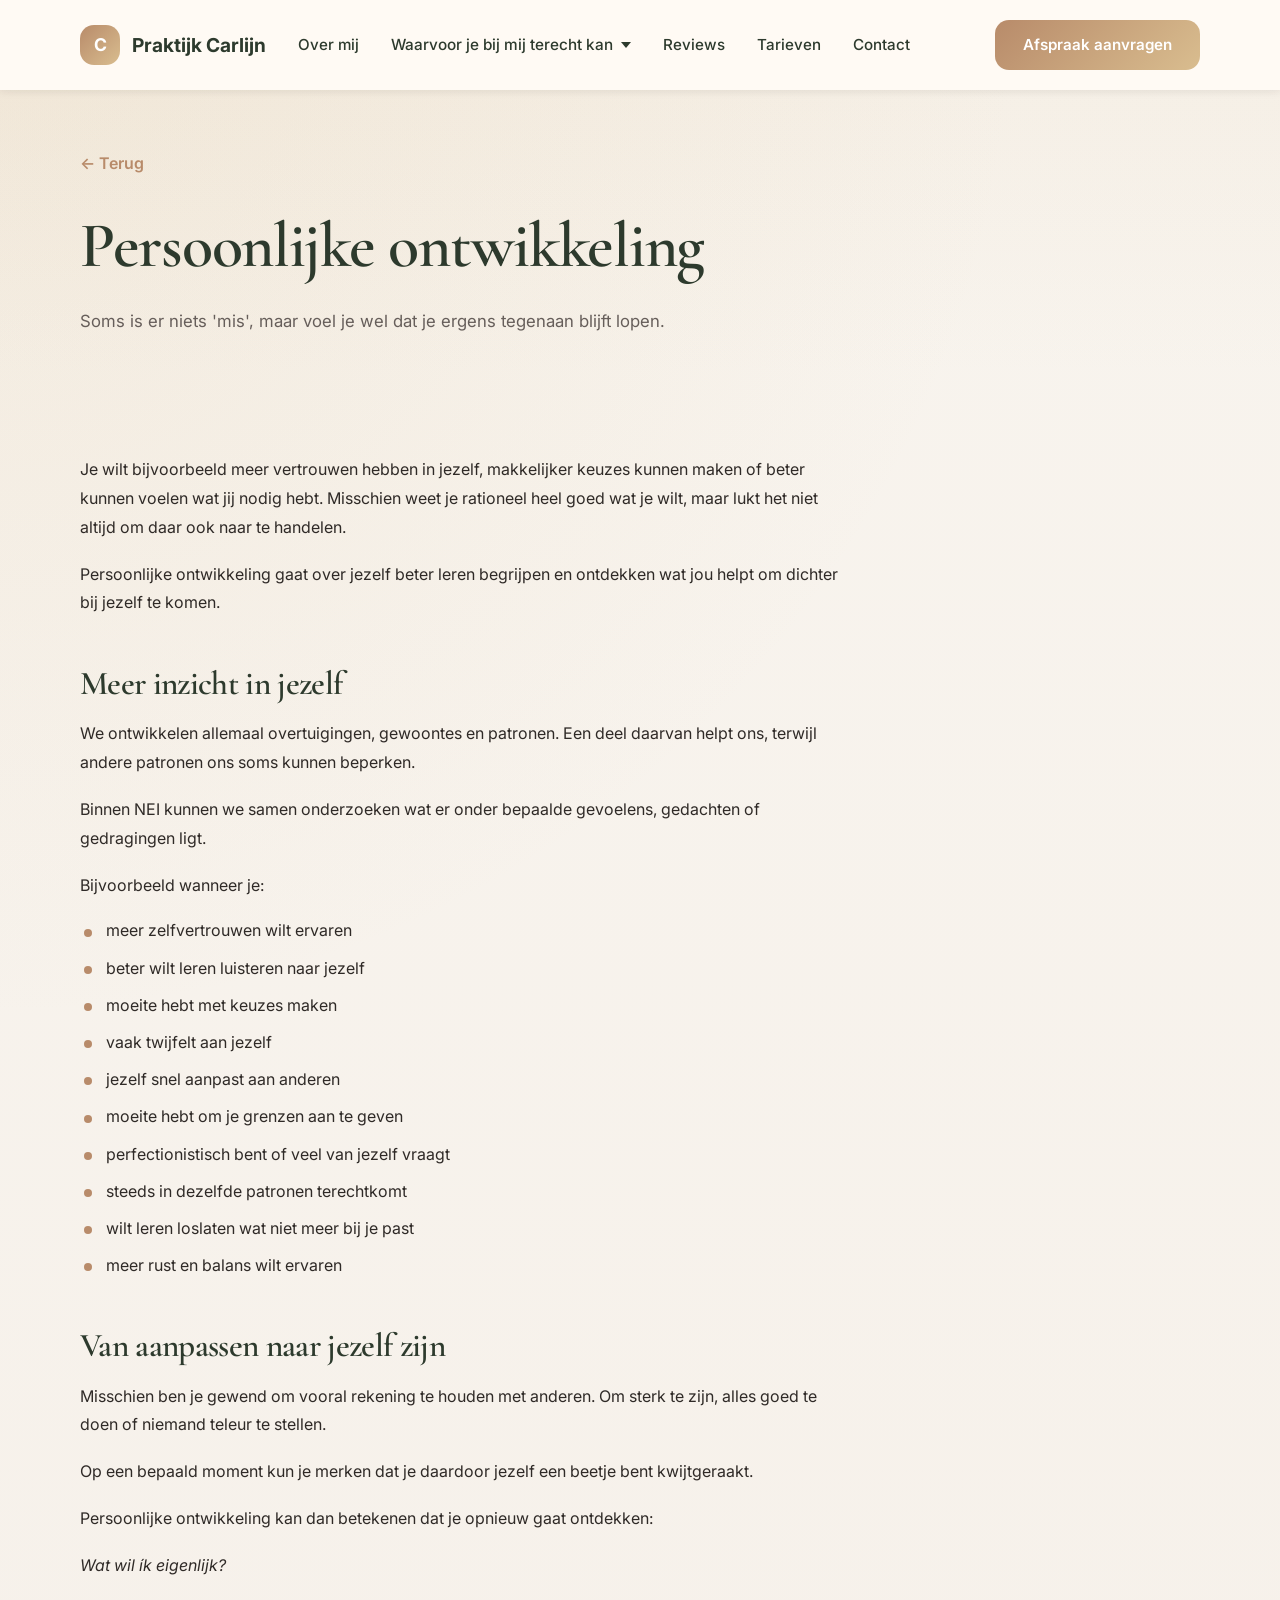
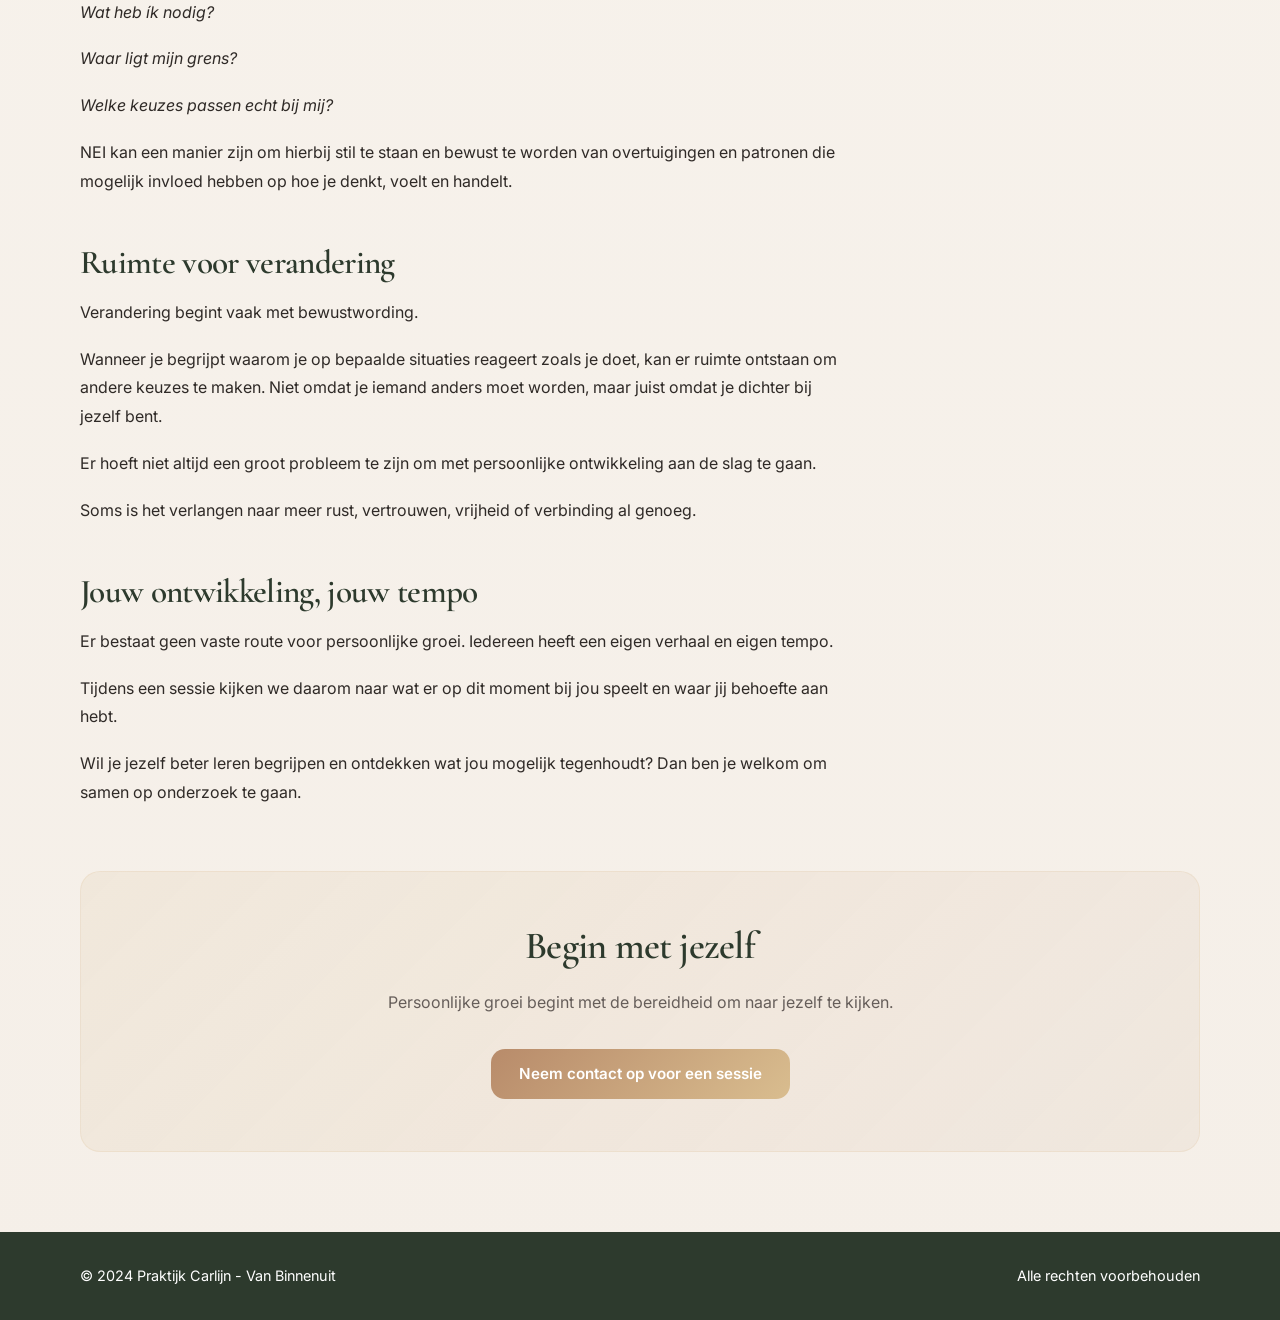
<file: persoonlijke-ontwikkeling.html>
<!DOCTYPE html>
<html lang="nl">
<head>
    <meta charset="UTF-8">
    <meta name="viewport" content="width=device-width, initial-scale=1.0">
    <meta name="description" content="Persoonlijke ontwikkeling - Praktijk Carlijn">
    <title>Persoonlijke Ontwikkeling | Praktijk Carlijn</title>
    <link rel="preconnect" href="https://fonts.googleapis.com">
    <link rel="preconnect" href="https://fonts.gstatic.com" crossorigin>
    <link href="https://fonts.googleapis.com/css2?family=Inter:wght@400;500;600;700;800&family=Cormorant+Garamond:wght@500;600;700&display=swap" rel="stylesheet">
    <link rel="stylesheet" href="styles.css">
</head>
<body>
    <header class="header">
        <div class="container nav-wrap">
            <a href="index.html" class="brand" aria-label="Praktijk Carlijn home">
                <span class="brand-mark">C</span>
                <span>Praktijk Carlijn</span>
            </a>
            <nav class="nav" id="mainNav" aria-label="Hoofdnavigatie">
                <a href="index.html#over">Over mij</a>
                <div class="nav-dropdown" id="dropdown">
                    <button class="nav-dropdown-toggle">Waarvoor je bij mij terecht kan</button>
                    <div class="dropdown-menu" id="dropdownMenu">
                        <a href="mentale-emotionele.html">Mentale &amp; emotionele klachten</a>
                        <a href="lichamelijke.html">Lichamelijke klachten</a>
                        <a href="familie-patronen.html">Familie &amp; patronen</a>
                        <a href="kinderwens.html">Kinderwens</a>
                        <a href="persoonlijke-ontwikkeling.html">Persoonlijke ontwikkeling</a>
                    </div>
                </div>
                <a href="index.html#reviews">Reviews</a>
                <a href="tarieven.html">Tarieven</a>
                <a href="index.html#contact">Contact</a>
                <a href="index.html#contact" class="btn btn-primary nav-cta">Afspraak aanvragen</a>
            </nav>
            <a href="index.html#contact" class="btn btn-primary nav-btn">Afspraak aanvragen</a>

            <button class="nav-toggle" type="button" aria-label="Menu openen" aria-expanded="false" aria-controls="mainNav">
                <span></span><span></span><span></span>
            </button>
        </div>
    </header>

    <main>
        <section class="hero-page">
            <div class="container">
                <a href="index.html" class="back-link">← Terug</a>
                <h1>Persoonlijke ontwikkeling</h1>
                <p class="lead">Soms is er niets 'mis', maar voel je wel dat je ergens tegenaan blijft lopen.</p>
            </div>
        </section>

        <section class="section content-page">
            <div class="container">
                <div class="rich-content">
                    <p>Je wilt bijvoorbeeld meer vertrouwen hebben in jezelf, makkelijker keuzes kunnen maken of beter kunnen voelen wat jij nodig hebt. Misschien weet je rationeel heel goed wat je wilt, maar lukt het niet altijd om daar ook naar te handelen.</p>

                    <p>Persoonlijke ontwikkeling gaat over jezelf beter leren begrijpen en ontdekken wat jou helpt om dichter bij jezelf te komen.</p>

                    <h2>Meer inzicht in jezelf</h2>
                    <p>We ontwikkelen allemaal overtuigingen, gewoontes en patronen. Een deel daarvan helpt ons, terwijl andere patronen ons soms kunnen beperken.</p>

                    <p>Binnen NEI kunnen we samen onderzoeken wat er onder bepaalde gevoelens, gedachten of gedragingen ligt.</p>

                    <p>Bijvoorbeeld wanneer je:</p>
                    <ul class="pattern-list">
                        <li>meer zelfvertrouwen wilt ervaren</li>
                        <li>beter wilt leren luisteren naar jezelf</li>
                        <li>moeite hebt met keuzes maken</li>
                        <li>vaak twijfelt aan jezelf</li>
                        <li>jezelf snel aanpast aan anderen</li>
                        <li>moeite hebt om je grenzen aan te geven</li>
                        <li>perfectionistisch bent of veel van jezelf vraagt</li>
                        <li>steeds in dezelfde patronen terechtkomt</li>
                        <li>wilt leren loslaten wat niet meer bij je past</li>
                        <li>meer rust en balans wilt ervaren</li>
                    </ul>

                    <h2>Van aanpassen naar jezelf zijn</h2>
                    <p>Misschien ben je gewend om vooral rekening te houden met anderen. Om sterk te zijn, alles goed te doen of niemand teleur te stellen.</p>

                    <p>Op een bepaald moment kun je merken dat je daardoor jezelf een beetje bent kwijtgeraakt.</p>

                    <p>Persoonlijke ontwikkeling kan dan betekenen dat je opnieuw gaat ontdekken:</p>
                    <p><em>Wat wil ík eigenlijk?</em></p>
                    <p><em>Wat heb ík nodig?</em></p>
                    <p><em>Waar ligt mijn grens?</em></p>
                    <p><em>Welke keuzes passen echt bij mij?</em></p>

                    <p>NEI kan een manier zijn om hierbij stil te staan en bewust te worden van overtuigingen en patronen die mogelijk invloed hebben op hoe je denkt, voelt en handelt.</p>

                    <h2>Ruimte voor verandering</h2>
                    <p>Verandering begint vaak met bewustwording.</p>

                    <p>Wanneer je begrijpt waarom je op bepaalde situaties reageert zoals je doet, kan er ruimte ontstaan om andere keuzes te maken. Niet omdat je iemand anders moet worden, maar juist omdat je dichter bij jezelf bent.</p>

                    <p>Er hoeft niet altijd een groot probleem te zijn om met persoonlijke ontwikkeling aan de slag te gaan.</p>

                    <p>Soms is het verlangen naar meer rust, vertrouwen, vrijheid of verbinding al genoeg.</p>

                    <h2>Jouw ontwikkeling, jouw tempo</h2>
                    <p>Er bestaat geen vaste route voor persoonlijke groei. Iedereen heeft een eigen verhaal en eigen tempo.</p>

                    <p>Tijdens een sessie kijken we daarom naar wat er op dit moment bij jou speelt en waar jij behoefte aan hebt.</p>

                    <p>Wil je jezelf beter leren begrijpen en ontdekken wat jou mogelijk tegenhoudt? Dan ben je welkom om samen op onderzoek te gaan.</p>
                </div>

                <div class="cta-section">
                    <h2>Begin met jezelf</h2>
                    <p>Persoonlijke groei begint met de bereidheid om naar jezelf te kijken.</p>
                    <a href="index.html#contact" class="btn btn-primary">Neem contact op voor een sessie</a>
                </div>
            </div>
        </section>
    </main>

    <footer class="footer">
        <div class="container footer-wrap">
            <p>© 2024 Praktijk Carlijn - Van Binnenuit</p>
            <p>Alle rechten voorbehouden</p>
        </div>
    </footer>

    <script src="script.js"></script>
</body>
</html>
</file>
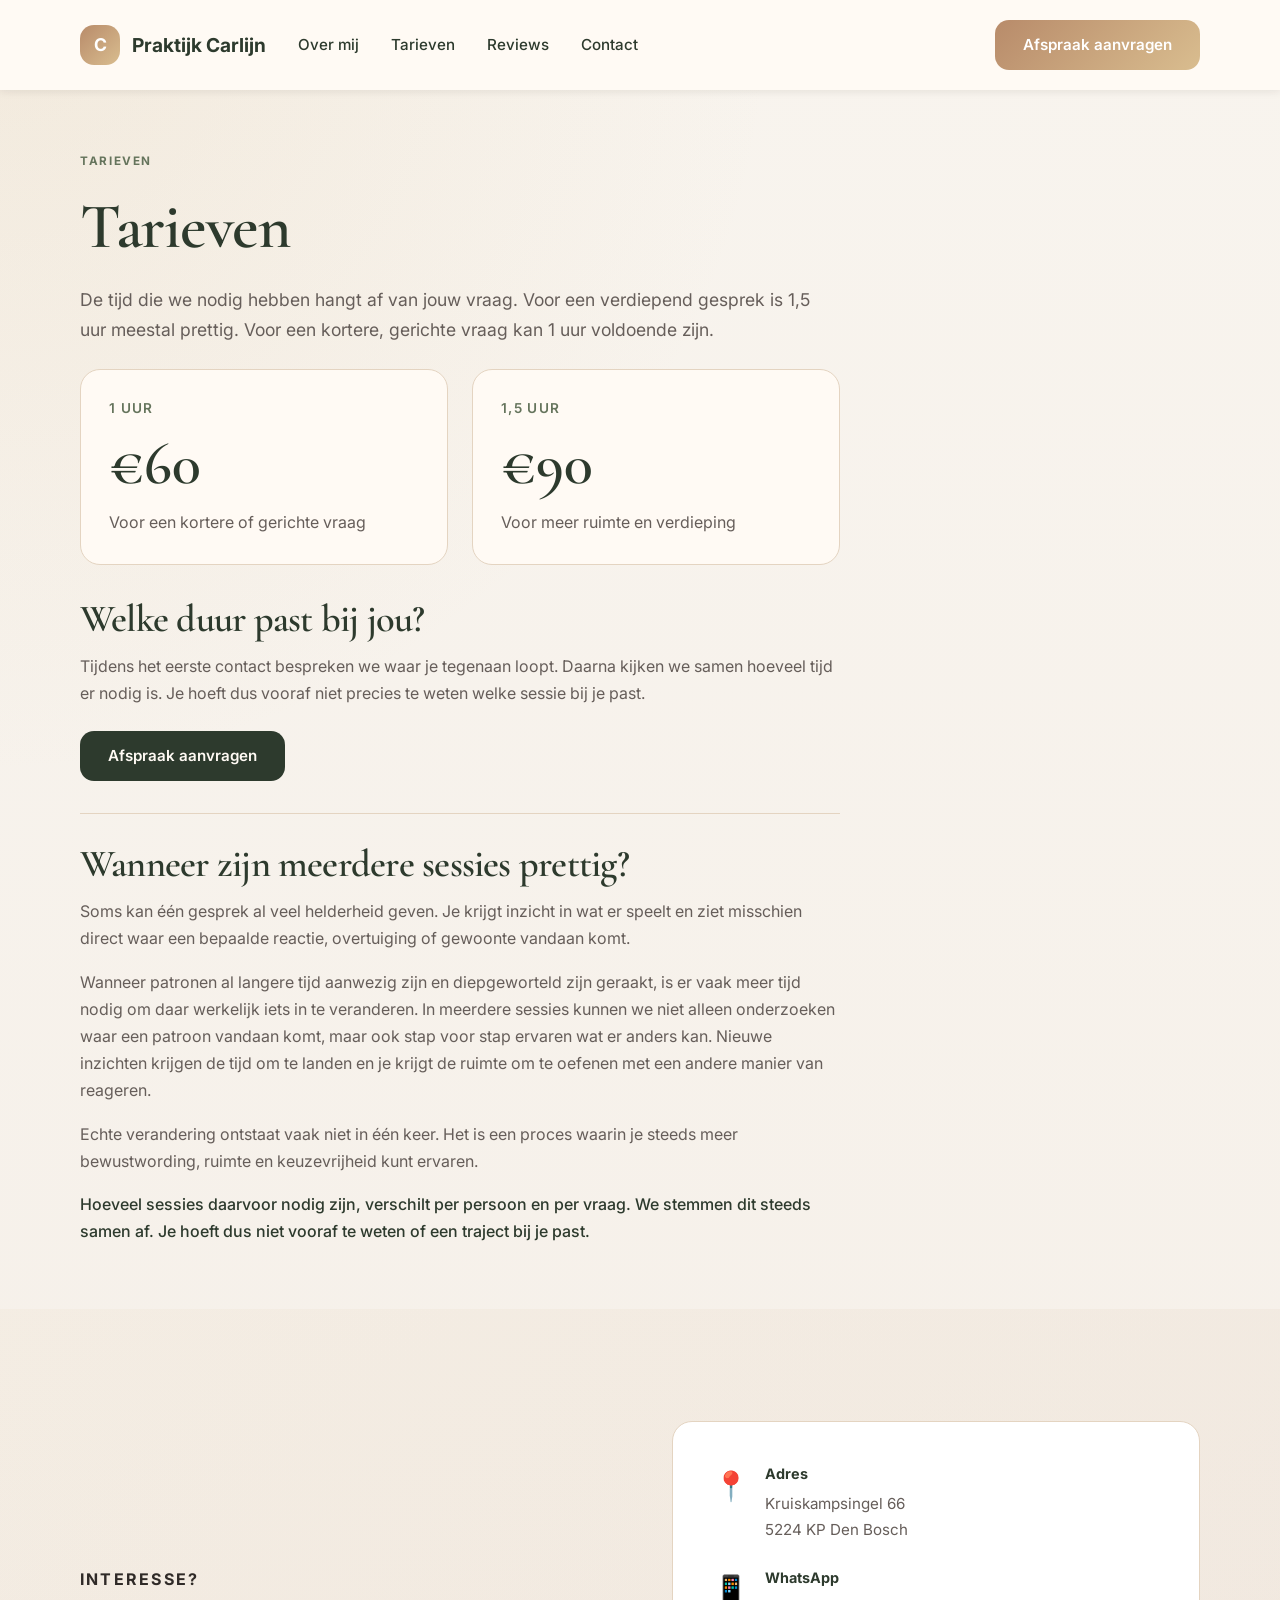
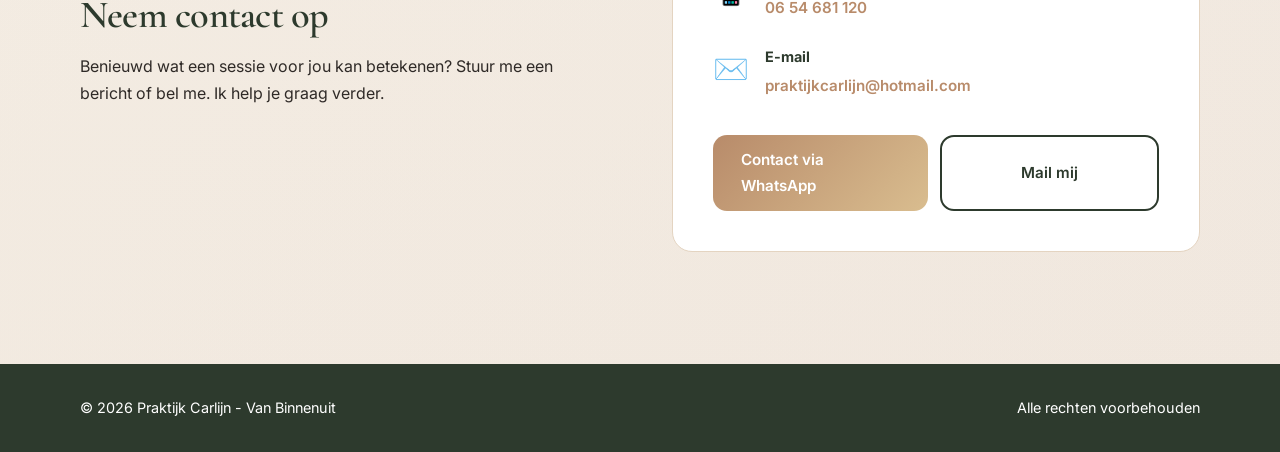
<file: tarieven.html>
<!DOCTYPE html>
<html lang="nl">
<head>
    <meta charset="UTF-8">
    <meta name="viewport" content="width=device-width, initial-scale=1.0">
    <meta name="description" content="Praktijk Carlijn - Van Binnenuit. NEI-therapie in Den Bosch. Warm, persoonlijk en effectief.">
    <title>Praktijk Carlijn - Van Binnenuit | NEI Therapie</title>
    <link rel="preconnect" href="https://fonts.googleapis.com">
    <link rel="preconnect" href="https://fonts.gstatic.com" crossorigin>
    <link href="https://fonts.googleapis.com/css2?family=Inter:wght@400;500;600;700;800&family=Cormorant+Garamond:wght@500;600;700&display=swap" rel="stylesheet">
    <link rel="stylesheet" href="styles.css">
    <style>
        /* Page-specific rules: shared styles and other pages stay unchanged. */
        .tarieven-page .hero.hero-small {
            padding: 56px 0 24px;
        }
        .tarieven-page .hero-copy {
            max-width: 760px;
        }
        .tarieven-page .hero-copy .lead {
            margin-bottom: 0;
        }
        .tarieven-page .section.tarieven {
            padding: 0 0 64px;
        }
        .tarieven-page .tarieven-grid {
            display: grid;
            grid-template-columns: repeat(2, minmax(0, 1fr));
            gap: 24px;
            max-width: 760px;
        }
        .tarieven-page .tarief-card {
            min-width: 0;
            padding: 28px;
            background: var(--panel);
            border: 1px solid var(--line);
            border-radius: var(--radius-lg);
        }
        .tarieven-page .tarief-card h2 {
            margin: 0 0 12px;
            font-family: 'Inter', sans-serif;
            font-size: 0.85rem;
            font-weight: 600;
            letter-spacing: 0.1em;
            line-height: 1.5;
            color: var(--olive);
        }
        .tarieven-page .tarief-price {
            margin-bottom: 12px;
            font-family: 'Cormorant Garamond', serif;
            font-size: clamp(3rem, 5vw, 3.75rem);
            font-weight: 600;
            line-height: 1.1;
            color: var(--forest);
        }
        .tarieven-page .tarief-card p,
        .tarieven-page .tarief-info p {
            color: var(--muted);
        }
        .tarieven-page .tarief-info {
            max-width: 760px;
            margin-top: 32px;
        }
        .tarieven-page .tarief-info h2 {
            font-size: clamp(1.8rem, 3vw, 2.4rem);
            margin-bottom: 12px;
        }
        .tarieven-page .traject-info {
            max-width: 760px;
            margin-top: 32px;
            padding-top: 28px;
            border-top: 1px solid var(--line);
            overflow-wrap: break-word;
        }
        .tarieven-page .traject-info p + p {
            margin-top: 16px;
        }
        .tarieven-page .traject-info p.traject-slotgedachte {
            color: var(--forest);
            font-weight: 500;
        }
        .tarieven-page .tarief-cta {
            margin-top: 24px;
        }
        .tarieven-page .tarief-cta .btn {
            max-width: 100%;
            min-height: 44px;
            white-space: normal;
            text-align: center;
            background: var(--forest);
            color: var(--panel);
        }
        .tarieven-page .tarief-cta .btn:hover {
            background: var(--text);
            transform: none;
            box-shadow: none;
        }
        .tarieven-page .tarief-cta .btn:focus-visible {
            outline: 2px solid var(--forest);
            outline-offset: 4px;
        }
        .tarieven-page .contact-card,
        .tarieven-page .contact-item > div {
            min-width: 0;
        }
        .tarieven-page .contact-item a {
            overflow-wrap: anywhere;
        }
        @media (max-width: 600px) {
            .tarieven-page .hero.hero-small {
                padding: 32px 0 20px;
            }
            .tarieven-page .section.tarieven {
                padding: 0 0 40px;
            }
            .tarieven-page .tarieven-grid {
                grid-template-columns: minmax(0, 1fr);
                gap: 16px;
            }
            .tarieven-page .tarief-card {
                padding: 24px;
            }
            .tarieven-page .tarief-info {
                margin-top: 28px;
            }
            .tarieven-page .traject-info {
                margin-top: 28px;
                padding-top: 24px;
            }
            .tarieven-page .tarief-cta .btn {
                width: 100%;
            }
            .tarieven-page .contact-card {
                padding: 24px;
            }
            .tarieven-page .contact-cta {
                flex-direction: column;
            }
        }
    </style>
</head>
<body class="tarieven-page">
    <header class="header">
        <div class="container nav-wrap">
            <a href="index.html" class="brand" aria-label="Praktijk Carlijn home">
                <span class="brand-mark">C</span>
                <span>Praktijk Carlijn</span>
            </a>
            <nav class="nav" aria-label="Hoofdnavigatie">
                <a href="index.html#over">Over mij</a>
                <a href="tarieven.html">Tarieven</a>
                <a href="index.html#reviews">Reviews</a>
                <a href="index.html#contact">Contact</a>
            </nav>
            <a href="index.html#contact" class="btn btn-primary nav-btn">Afspraak aanvragen</a>
        </div>
    </header>

    <main>
        <section class="hero hero-small" aria-labelledby="tarieven-title">
            <div class="container">
                <div class="hero-copy">
                    <p class="eyebrow">TARIEVEN</p>
                    <h1 id="tarieven-title">Tarieven</h1>
                    <p class="lead">De tijd die we nodig hebben hangt af van jouw vraag. Voor een verdiepend gesprek is 1,5 uur meestal prettig. Voor een kortere, gerichte vraag kan 1 uur voldoende zijn.</p>
                </div>
            </div>
        </section>

        <section class="section tarieven" aria-label="Sessieduur en tarieven">
            <div class="container">
                <div class="tarieven-grid">
                    <article class="tarief-card" aria-labelledby="tarief-een-uur">
                        <h2 id="tarief-een-uur">1 UUR</h2>
                        <div class="tarief-price">€60</div>
                        <p>Voor een kortere of gerichte vraag</p>
                    </article>
                    <article class="tarief-card" aria-labelledby="tarief-anderhalf-uur">
                        <h2 id="tarief-anderhalf-uur">1,5 UUR</h2>
                        <div class="tarief-price">€90</div>
                        <p>Voor meer ruimte en verdieping</p>
                    </article>
                </div>

                <div class="tarief-info">
                    <h2>Welke duur past bij jou?</h2>
                    <p>Tijdens het eerste contact bespreken we waar je tegenaan loopt. Daarna kijken we samen hoeveel tijd er nodig is. Je hoeft dus vooraf niet precies te weten welke sessie bij je past.</p>
                    <div class="tarief-cta">
                        <a href="index.html#contact" class="btn btn-primary">Afspraak aanvragen</a>
                    </div>
                    <section class="traject-info" aria-labelledby="traject-title">
                        <h2 id="traject-title">Wanneer zijn meerdere sessies prettig?</h2>
                        <p>Soms kan één gesprek al veel helderheid geven. Je krijgt inzicht in wat er speelt en ziet misschien direct waar een bepaalde reactie, overtuiging of gewoonte vandaan komt.</p>
                        <p>Wanneer patronen al langere tijd aanwezig zijn en diepgeworteld zijn geraakt, is er vaak meer tijd nodig om daar werkelijk iets in te veranderen. In meerdere sessies kunnen we niet alleen onderzoeken waar een patroon vandaan komt, maar ook stap voor stap ervaren wat er anders kan. Nieuwe inzichten krijgen de tijd om te landen en je krijgt de ruimte om te oefenen met een andere manier van reageren.</p>
                        <p>Echte verandering ontstaat vaak niet in één keer. Het is een proces waarin je steeds meer bewustwording, ruimte en keuzevrijheid kunt ervaren.</p>
                        <p class="traject-slotgedachte">Hoeveel sessies daarvoor nodig zijn, verschilt per persoon en per vraag. We stemmen dit steeds samen af. Je hoeft dus niet vooraf te weten of een traject bij je past.</p>
                    </section>
                </div>
            </div>
        </section>

        <section id="contact" class="section contact">
            <div class="container contact-wrap">
                <div class="contact-copy">
                    <p class="eyebrow eyebrow-alt">Interesse?</p>
                    <h2>Neem contact op</h2>
                    <p>Benieuwd wat een sessie voor jou kan betekenen? Stuur me een bericht of bel me. Ik help je graag verder.</p>
                </div>
                <div class="contact-card">
                    <div class="contact-item"><span>📍</span><div><strong>Adres</strong><p>Kruiskampsingel 66<br>5224 KP Den Bosch</p></div></div>
                    <div class="contact-item"><span>📱</span><div><strong>WhatsApp</strong><p><a href="https://wa.me/31654681120" target="_blank" rel="noopener noreferrer">06 54 681 120</a></p></div></div>
                    <div class="contact-item"><span>✉️</span><div><strong>E-mail</strong><p><a href="mailto:praktijkcarlijn@hotmail.com">praktijkcarlijn@hotmail.com</a></p></div></div>
                    <div class="contact-cta">
                        <a href="https://wa.me/31654681120" target="_blank" rel="noopener noreferrer" class="btn btn-primary">Contact via WhatsApp</a>
                        <a href="mailto:praktijkcarlijn@hotmail.com" class="btn btn-secondary">Mail mij</a>
                    </div>
                </div>
            </div>
        </section>
    </main>

    <footer class="footer">
        <div class="container footer-wrap">
            <p>© 2026 Praktijk Carlijn - Van Binnenuit</p>
            <p>Alle rechten voorbehouden</p>
        </div>
    </footer>
</body>
</html>
</file>
<file: styles.css>
:root {
    --bg: #f5efe8;
    --bg-soft: #efe3d3;
    --panel: #fffaf4;
    --card: rgba(255, 250, 245, 0.8);
    --card-strong: #f5eee6;
    --line: #e4d4c1;
    --text: #2f2a27;
    --muted: #665e5a;
    --forest: #2d3a2d;
    --olive: #65745c;
    --sage: #9aa88d;
    --clay: #b88b6a;
    --gold: #d9bd8f;
    --shadow: rgba(33, 26, 20, 0.08);
    --shadow-strong: rgba(33, 26, 20, 0.13);
    --radius-xl: 28px;
    --radius-lg: 20px;
    --radius-md: 14px;
}

* {
    margin: 0;
    padding: 0;
    box-sizing: border-box;
}

html {
    scroll-behavior: smooth;
}

body {
    font-family: 'Inter', sans-serif;
    background:
        radial-gradient(circle at top left, rgba(217, 189, 143, 0.18), transparent 32%),
        linear-gradient(180deg, #f8f4ee 0%, var(--bg) 100%);
    color: var(--text);
    line-height: 1.7;
}

a {
    color: inherit;
    text-decoration: none;
}

img {
    max-width: 100%;
    display: block;
}

.container {
    width: min(1120px, calc(100% - 32px));
    margin: 0 auto;
}

.section {
    padding: 112px 0;
}

.section-head {
    margin-bottom: 52px;
}

.section-head.center {
    text-align: center;
}

.eyebrow {
    display: inline-block;
    text-transform: uppercase;
    letter-spacing: 0.14em;
    font-size: 0.73rem;
    font-weight: 700;
    color: var(--olive);
    margin-bottom: 18px;
}

.eyebrow-alt {
    color: var(--clay);
}

h1, h2, h3 {
    color: var(--forest);
    line-height: 1.15;
}

h1, h2 {
    font-family: 'Cormorant Garamond', serif;
    font-weight: 600;
    letter-spacing: -0.02em;
}

h1 {
    font-size: clamp(3rem, 5vw, 5.2rem);
    margin-bottom: 22px;
}

h2 {
    font-size: clamp(2.4rem, 3vw, 4rem);
    margin-bottom: 18px;
}

h3 {
    font-size: clamp(1.5rem, 2vw, 2rem);
    margin-bottom: 12px;
}

.lead {
    font-size: 1.1rem;
    margin-bottom: 24px;
    color: var(--muted);
}

/* ============================================
   HEADER & NAVIGATION
   ============================================ */

.header {
    background: var(--panel);
    padding: 20px 0;
    position: sticky;
    top: 0;
    z-index: 100;
    box-shadow: 0 2px 8px var(--shadow);
}

.nav-wrap {
    display: flex;
    justify-content: space-between;
    align-items: center;
    gap: 32px;
}

.brand {
    display: flex;
    align-items: center;
    gap: 12px;
    font-weight: 700;
    font-size: 1.2rem;
    color: var(--forest);
}

.brand-mark {
    display: flex;
    align-items: center;
    justify-content: center;
    width: 40px;
    height: 40px;
    background: linear-gradient(135deg, var(--clay), var(--gold));
    color: white;
    border-radius: var(--radius-md);
    font-weight: 700;
    font-size: 1.1rem;
}

.nav {
    display: flex;
    align-items: center;
    gap: 32px;
    flex: 1;
}

.nav a {
    font-size: 0.95rem;
    font-weight: 500;
    color: var(--forest);
    transition: color 0.2s ease;
}

.nav a:hover {
    color: var(--clay);
}

/* Dropdown Menu Styles */
.nav-dropdown {
    position: relative;
    display: flex;
    align-items: center;
}

.nav-dropdown-toggle {
    background: none;
    border: none;
    color: var(--forest);
    font-size: 0.96rem;
    font-weight: 500;
    font-family: inherit;
    cursor: pointer;
    padding: 0;
    display: flex;
    align-items: center;
    gap: 8px;
    transition: color 0.2s ease;
    position: relative;
}

.nav-dropdown-toggle::after {
    content: "";
    display: inline-block;
    width: 0;
    height: 0;
    border-left: 5px solid transparent;
    border-right: 5px solid transparent;
    border-top: 6px solid currentColor;
    transition: transform 0.2s ease;
}

.nav-dropdown-toggle:hover,
.nav-dropdown-toggle:focus {
    color: var(--clay);
    outline: none;
}

.nav-dropdown-toggle:hover::after,
.nav-dropdown-toggle:focus::after {
    border-top-color: var(--clay);
}

.dropdown-menu {
    position: absolute;
    top: calc(100% + 8px);
    left: 0;
    background: rgba(248, 244, 238, 0.98);
    border: 1px solid rgba(113, 95, 79, 0.15);
    border-radius: var(--radius-md);
    min-width: 250px;
    padding: 8px 0;
    box-shadow: 0 10px 40px rgba(33, 26, 20, 0.12);
    opacity: 0;
    visibility: hidden;
    transform: translateY(-8px);
    pointer-events: none;
    transition: all 0.2s ease;
    z-index: 999;
}

/* Invisible bridge over the gap so the menu stays open while moving the mouse down */
.dropdown-menu::before {
    content: "";
    position: absolute;
    top: -12px;
    left: 0;
    right: 0;
    height: 12px;
}

.dropdown-menu.show {
    opacity: 1;
    visibility: visible;
    transform: translateY(0);
    pointer-events: auto;
}

.dropdown-menu a {
    display: block;
    padding: 12px 20px;
    color: var(--forest);
    font-size: 0.95rem;
    font-weight: 500;
    transition: all 0.2s ease;
    border-left: 3px solid transparent;
}

.dropdown-menu a:hover {
    background: rgba(217, 189, 143, 0.1);
    border-left-color: var(--clay);
    color: var(--clay);
    padding-left: 24px;
}

.nav-btn {
    margin-left: auto;
}

/* Phone-only elements: hidden on larger screens */
.nav-toggle,
.nav .nav-cta {
    display: none;
}

/* ============================================
   BUTTONS
   ============================================ */

.btn {
    display: inline-flex;
    align-items: center;
    justify-content: center;
    padding: 12px 28px;
    border-radius: var(--radius-md);
    font-weight: 600;
    font-size: 0.95rem;
    transition: all 0.2s ease;
    border: none;
    cursor: pointer;
    text-decoration: none;
}

.btn-primary {
    background: linear-gradient(135deg, var(--clay), var(--gold));
    color: white;
}

.btn-primary:hover {
    transform: translateY(-2px);
    box-shadow: 0 8px 24px rgba(184, 139, 106, 0.3);
}

.btn-secondary {
    background: transparent;
    border: 2px solid var(--forest);
    color: var(--forest);
}

.btn-secondary:hover {
    background: var(--forest);
    color: white;
}

/* ============================================
   HERO SECTION
   ============================================ */

.hero {
    padding: 80px 0 112px;
}

.hero-grid {
    display: grid;
    grid-template-columns: 1fr 1fr;
    gap: 64px;
    align-items: center;
}

.hero-copy h1 {
    margin-bottom: 22px;
    color: var(--forest);
}

.hero-actions {
    margin: 32px 0;
}

.hero-actions a {
    display: inline-flex;
}

.hero-points {
    list-style: none;
    display: flex;
    flex-direction: column;
    gap: 12px;
    margin-top: 24px;
}

.hero-points li {
    font-size: 0.95rem;
    color: var(--muted);
    display: flex;
    align-items: center;
    gap: 10px;
}

.hero-points li::before {
    content: "✓";
    display: flex;
    align-items: center;
    justify-content: center;
    width: 24px;
    height: 24px;
    background: var(--clay);
    color: white;
    border-radius: 50%;
    font-size: 0.8rem;
    font-weight: 700;
}

.hero-card {
    display: flex;
    flex-direction: column;
    gap: 16px;
}

.hero-image {
    display: flex;
    justify-content: center;
    align-self: start;
    margin-top: 112px;
}

.hero-photo {
    width: 100%;
    max-width: 260px;
    height: auto;
    aspect-ratio: 1 / 1;
    border-radius: var(--radius-lg);
    object-fit: cover;
    box-shadow: 0 6px 18px var(--shadow);
    opacity: 0.95;
}

.card-badge {
    display: inline-block;
    background: var(--gold);
    color: white;
    padding: 6px 14px;
    border-radius: var(--radius-md);
    font-size: 0.8rem;
    font-weight: 600;
    margin-bottom: 12px;
}

.hero-card h2 {
    margin-bottom: 16px;
}

.hero-card p {
    font-size: 0.95rem;
    color: var(--muted);
    margin-bottom: 24px;
    line-height: 1.7;
}

.mini-list {
    display: flex;
    flex-direction: column;
    gap: 16px;
    padding-top: 16px;
    border-top: 1px solid var(--line);
}

.mini-list > div {
    display: flex;
    gap: 12px;
}

.mini-list span {
    font-size: 1.4rem;
}

.mini-list strong {
    display: block;
    font-size: 0.9rem;
    color: var(--forest);
    margin-bottom: 4px;
}

.mini-list p {
    font-size: 0.9rem;
    color: var(--muted);
    margin: 0;
}

/* ============================================
   ABOUT SECTION
   ============================================ */

.about {
    background: var(--bg-soft);
}

.about-grid {
    display: grid;
    grid-template-columns: 1fr 1fr;
    gap: 64px;
    align-items: start;
}

.about-image {
    display: flex;
    justify-content: center;
}

.portrait-frame {
    width: 280px;
    height: 320px;
    border: 2px solid var(--line);
    border-radius: var(--radius-lg);
    overflow: hidden;
    background: linear-gradient(135deg, rgba(217, 189, 143, 0.1), rgba(184, 139, 106, 0.1));
}

.portrait-image {
    width: 100%;
    height: 100%;
    object-fit: cover;
    object-position: center;
}

.portrait-content {
    width: 100%;
    height: 100%;
    display: flex;
    align-items: center;
    justify-content: center;
    font-size: 6rem;
}

.about-copy {
    display: flex;
    flex-direction: column;
    gap: 16px;
}

.about-copy p {
    font-size: 1rem;
    color: var(--text);
    line-height: 1.8;
}

/* ============================================
   TESTIMONIALS SECTION
   ============================================ */

.testimonials {
    background: var(--panel);
}

.reviews-wrapper {
    width: 100%;
}

.reviews-grid {
    display: grid;
    grid-template-columns: repeat(3, 1fr);
    gap: 32px;
}

.card {
    background: white;
    border: 1px solid var(--line);
    border-radius: var(--radius-lg);
    padding: 32px;
    transition: all 0.3s ease;
    display: flex;
    flex-direction: column;
    height: auto;
}

.card:hover {
    box-shadow: 0 12px 32px var(--shadow);
    transform: translateY(-4px);
}

.review-card {
    display: flex;
    flex-direction: column;
    gap: 16px;
}

.review-card p {
    font-size: 0.95rem;
    color: var(--text);
    line-height: 1.7;
    flex-grow: 1;
}

.stars {
    font-size: 1.2rem;
    color: var(--gold);
    flex-shrink: 0;
}

.review-signature {
    font-weight: 600;
    color: var(--clay);
    margin-top: auto;
    padding-top: 8px;
}

/* ============================================
   CONTACT SECTION
   ============================================ */

.contact {
    background: linear-gradient(135deg, rgba(217, 189, 143, 0.08), rgba(184, 139, 106, 0.08));
}

.contact-wrap {
    display: grid;
    grid-template-columns: 1fr 1fr;
    gap: 64px;
    align-items: center;
}

.contact-copy h2 {
    margin-bottom: 16px;
}

.contact-copy p {
    font-size: 1rem;
    color: var(--text);
    line-height: 1.7;
    margin-bottom: 0;
}

.contact-card {
    background: white;
    border: 1px solid var(--line);
    border-radius: var(--radius-lg);
    padding: 40px;
    display: flex;
    flex-direction: column;
    gap: 24px;
}

.contact-item {
    display: flex;
    gap: 16px;
}

.contact-item span {
    font-size: 1.8rem;
}

.contact-item strong {
    display: block;
    font-size: 0.9rem;
    color: var(--forest);
    margin-bottom: 4px;
}

.contact-item p {
    font-size: 0.95rem;
    color: var(--muted);
    margin: 0;
}

.contact-item a {
    color: var(--clay);
    font-weight: 600;
}

.contact-item a:hover {
    text-decoration: underline;
}

.contact-cta {
    display: flex;
    gap: 12px;
    margin-top: 12px;
}

.contact-cta a {
    flex: 1;
}

/* ============================================
   FOOTER
   ============================================ */

.footer {
    background: var(--forest);
    color: white;
    padding: 32px 0;
}

.footer-wrap {
    display: flex;
    justify-content: space-between;
    align-items: center;
    gap: 32px;
}

.footer p {
    font-size: 0.9rem;
}

/* ============================================
   SUBPAGE STYLES (mentale, lichamelijke, etc)
   ============================================ */

.hero-page {
    padding: 60px 0 40px;
    background: linear-gradient(180deg, rgba(217, 189, 143, 0.08) 0%, transparent 100%);
}

.hero-page h1 {
    margin-bottom: 24px;
    color: var(--forest);
}

.hero-page .lead {
    font-size: 1.05rem;
    max-width: 800px;
    margin-bottom: 0;
}

.back-link {
    display: inline-block;
    color: var(--clay);
    font-weight: 600;
    margin-bottom: 32px;
    transition: all 0.2s ease;
}

.back-link:hover {
    transform: translateX(-4px);
}

.content-page {
    padding: 80px 0;
}

.content-page > .container > .topics-list {
    margin-top: 24px;
}

.topics-list {
    display: grid;
    grid-template-columns: repeat(auto-fit, minmax(320px, 1fr));
    gap: 36px;
    margin-bottom: 80px;
}

.topic-item {
    padding: 28px;
    background: var(--card-strong);
    border: 1px solid var(--line);
    border-radius: var(--radius-lg);
    transition: all 0.3s ease;
}

.topic-item:hover {
    transform: translateY(-4px);
    box-shadow: 0 12px 32px var(--shadow-strong);
    border-color: var(--clay);
}

.topic-item h3 {
    font-size: 1.1rem;
    margin-bottom: 12px;
    color: var(--forest);
}

.topic-item p {
    font-size: 0.95rem;
    color: var(--muted);
    line-height: 1.6;
    margin: 0;
}

.rates-grid {
    display: grid;
    grid-template-columns: repeat(auto-fit, minmax(280px, 1fr));
    gap: 28px;
    max-width: 800px;
    margin: 0 auto 64px;
}

.rate-card {
    text-align: center;
}

.rate-card h2 {
    font-size: clamp(1.8rem, 3vw, 2.4rem);
    margin-bottom: 12px;
}

.rate-card .rate-price {
    color: var(--clay);
    font-family: 'Cormorant Garamond', serif;
    font-size: 2.8rem;
    font-weight: 700;
}

/* Long-form text on the sub pages */
.intro-text {
    max-width: 760px;
    margin-bottom: 8px;
}

.intro-text p {
    font-size: 1.05rem;
    color: var(--muted);
    line-height: 1.8;
}

.rich-content {
    max-width: 760px;
    margin-bottom: 64px;
}

.rich-content p {
    margin-bottom: 18px;
    line-height: 1.8;
}

.rich-content strong {
    color: var(--forest);
}

.rich-content h2 {
    font-size: clamp(2rem, 2.6vw, 2.8rem);
    margin: 48px 0 16px;
}

.rich-content h2:first-child {
    margin-top: 0;
}

.pattern-list {
    list-style: none;
    display: grid;
    gap: 10px;
    margin: 4px 0 28px;
}

.pattern-list li {
    position: relative;
    padding-left: 26px;
    color: var(--text);
}

.pattern-list li::before {
    content: "";
    position: absolute;
    left: 4px;
    top: 0.7em;
    width: 8px;
    height: 8px;
    border-radius: 50%;
    background: var(--clay);
}

.questions-block {
    margin: 28px 0 32px;
    padding: 22px 26px;
    background: var(--card-strong);
    border-left: 3px solid var(--gold);
    border-radius: var(--radius-md);
}

.questions-block p {
    margin: 6px 0;
    font-family: 'Cormorant Garamond', serif;
    font-size: 1.3rem;
    line-height: 1.4;
    color: var(--forest);
}

.cta-section {
    background: linear-gradient(135deg, rgba(217, 189, 143, 0.15), rgba(184, 139, 106, 0.08));
    border: 1px solid rgba(217, 189, 143, 0.2);
    border-radius: var(--radius-lg);
    padding: 52px;
    text-align: center;
}

.cta-section h2 {
    margin-bottom: 20px;
    color: var(--forest);
}

.cta-section p {
    font-size: 1rem;
    margin-bottom: 16px;
    color: var(--muted);
    line-height: 1.8;
}

.cta-section p:last-of-type {
    margin-bottom: 32px;
}

.cta-section .btn {
    margin: 0 auto;
}

/* ============================================
   RESPONSIVE
   ============================================ */

/* Header: menu button instead of the full navigation */
@media (max-width: 960px) {
    .header {
        padding: 14px 0;
    }

    .nav-btn {
        display: none;
    }

    .nav-toggle {
        display: flex;
        flex-direction: column;
        justify-content: center;
        gap: 5px;
        width: 44px;
        height: 44px;
        padding: 0 11px;
        margin-left: auto;
        background: transparent;
        border: 1px solid var(--line);
        border-radius: var(--radius-md);
        cursor: pointer;
    }

    .nav-toggle span {
        display: block;
        height: 2px;
        background: var(--forest);
        border-radius: 2px;
        transition: transform 0.25s ease, opacity 0.2s ease;
    }

    .nav-toggle[aria-expanded="true"] span:nth-child(1) {
        transform: translateY(7px) rotate(45deg);
    }

    .nav-toggle[aria-expanded="true"] span:nth-child(2) {
        opacity: 0;
    }

    .nav-toggle[aria-expanded="true"] span:nth-child(3) {
        transform: translateY(-7px) rotate(-45deg);
    }

    .nav {
        display: none;
        position: absolute;
        top: 100%;
        left: 0;
        right: 0;
        flex-direction: column;
        align-items: stretch;
        gap: 0;
        padding: 8px 16px 20px;
        background: var(--panel);
        border-top: 1px solid var(--line);
        box-shadow: 0 12px 24px var(--shadow);
        max-height: calc(100vh - 72px);
        overflow-y: auto;
    }

    .nav.open {
        display: flex;
    }

    .nav > a:not(.nav-cta) {
        padding: 14px 4px;
        font-size: 1rem;
        border-bottom: 1px solid var(--line);
    }

    /* The sub-pages are always listed in the phone menu */
    .nav-dropdown {
        flex-direction: column;
        align-items: stretch;
        padding: 14px 4px 8px;
        border-bottom: 1px solid var(--line);
    }

    .nav-dropdown-toggle {
        pointer-events: none;
        text-transform: uppercase;
        letter-spacing: 0.12em;
        font-size: 0.7rem;
        font-weight: 700;
        color: var(--olive);
        text-align: left;
    }

    .nav-dropdown-toggle::after {
        display: none;
    }

    .dropdown-menu {
        position: static;
        opacity: 1;
        visibility: visible;
        transform: none;
        pointer-events: auto;
        min-width: 0;
        padding: 6px 0 0;
        background: transparent;
        border: none;
        box-shadow: none;
    }

    .dropdown-menu::before {
        display: none;
    }

    .dropdown-menu a {
        padding: 9px 12px;
        border-left: 2px solid var(--line);
    }

    .nav .nav-cta {
        display: flex;
        color: white;
        margin-top: 18px;
        padding: 14px 28px;
    }
}

@media (max-width: 1024px) {
    .reviews-grid {
        grid-template-columns: repeat(2, 1fr);
    }
}

@media (max-width: 768px) {
    .nav-wrap {
        gap: 16px;
    }

    .nav {
        gap: 16px;
        font-size: 0.85rem;
    }

    .nav-btn {
        margin-left: 0;
        padding: 10px 16px;
        font-size: 0.85rem;
    }

    .hero-grid,
    .about-grid,
    .contact-wrap {
        grid-template-columns: 1fr;
        gap: 40px;
    }

    .hero-image {
        margin-top: 0;
    }

    /* Reviews: swipe sideways, next card peeks in */
    .reviews-wrapper {
        width: 100%;
    }

    .reviews-grid {
        grid-template-columns: none;
        grid-auto-flow: column;
        grid-auto-columns: 86%;
        overflow-x: auto;
        scroll-snap-type: x mandatory;
        scroll-padding: 0 16px;
        padding: 4px 16px 20px;
        scrollbar-width: none;
    }

    .reviews-grid::-webkit-scrollbar {
        display: none;
    }

    .review-card {
        scroll-snap-align: start;
    }

    .card:hover {
        transform: none;
    }

    .footer-wrap {
        flex-direction: column;
        text-align: center;
    }

    .topics-list {
        grid-template-columns: 1fr;
        gap: 24px;
    }

    .cta-section {
        padding: 32px 20px;
    }

    .topic-item {
        padding: 20px;
    }

    /* Calmer type sizes and spacing for small screens */
    h1 {
        font-size: clamp(2.3rem, 10vw, 3rem);
    }

    h2 {
        font-size: clamp(1.9rem, 8vw, 2.4rem);
    }

    .eyebrow {
        letter-spacing: 0.1em;
        font-size: 0.68rem;
        line-height: 1.6;
    }

    .lead {
        font-size: 1rem;
    }

    .section {
        padding: 64px 0;
    }

    .section-head {
        margin-bottom: 32px;
    }

    .hero {
        padding: 40px 0 64px;
    }

    .hero-grid {
        gap: 36px;
    }

    .hero-actions {
        margin: 24px 0;
    }

    .hero-photo {
        max-width: 180px;
    }

    .card {
        padding: 24px;
    }

    .reviews-grid {
        gap: 14px;
    }

    .contact-wrap {
        gap: 28px;
    }

    .contact-card {
        padding: 24px;
        gap: 20px;
    }

    .contact-item p {
        overflow-wrap: anywhere;
    }

    .contact-cta a {
        padding: 14px 20px;
    }

    .footer-wrap {
        gap: 4px;
    }

    .hero-page {
        padding: 32px 0 8px;
    }

    .back-link {
        margin-bottom: 20px;
    }

    .content-page {
        padding: 40px 0 64px;
    }

    .topics-list {
        margin-bottom: 48px;
    }

    .rich-content {
        margin-bottom: 48px;
    }

    .rich-content h2 {
        margin-top: 36px;
    }

    .questions-block {
        padding: 18px 20px;
    }

    .questions-block p {
        font-size: 1.2rem;
    }
}
</file>
